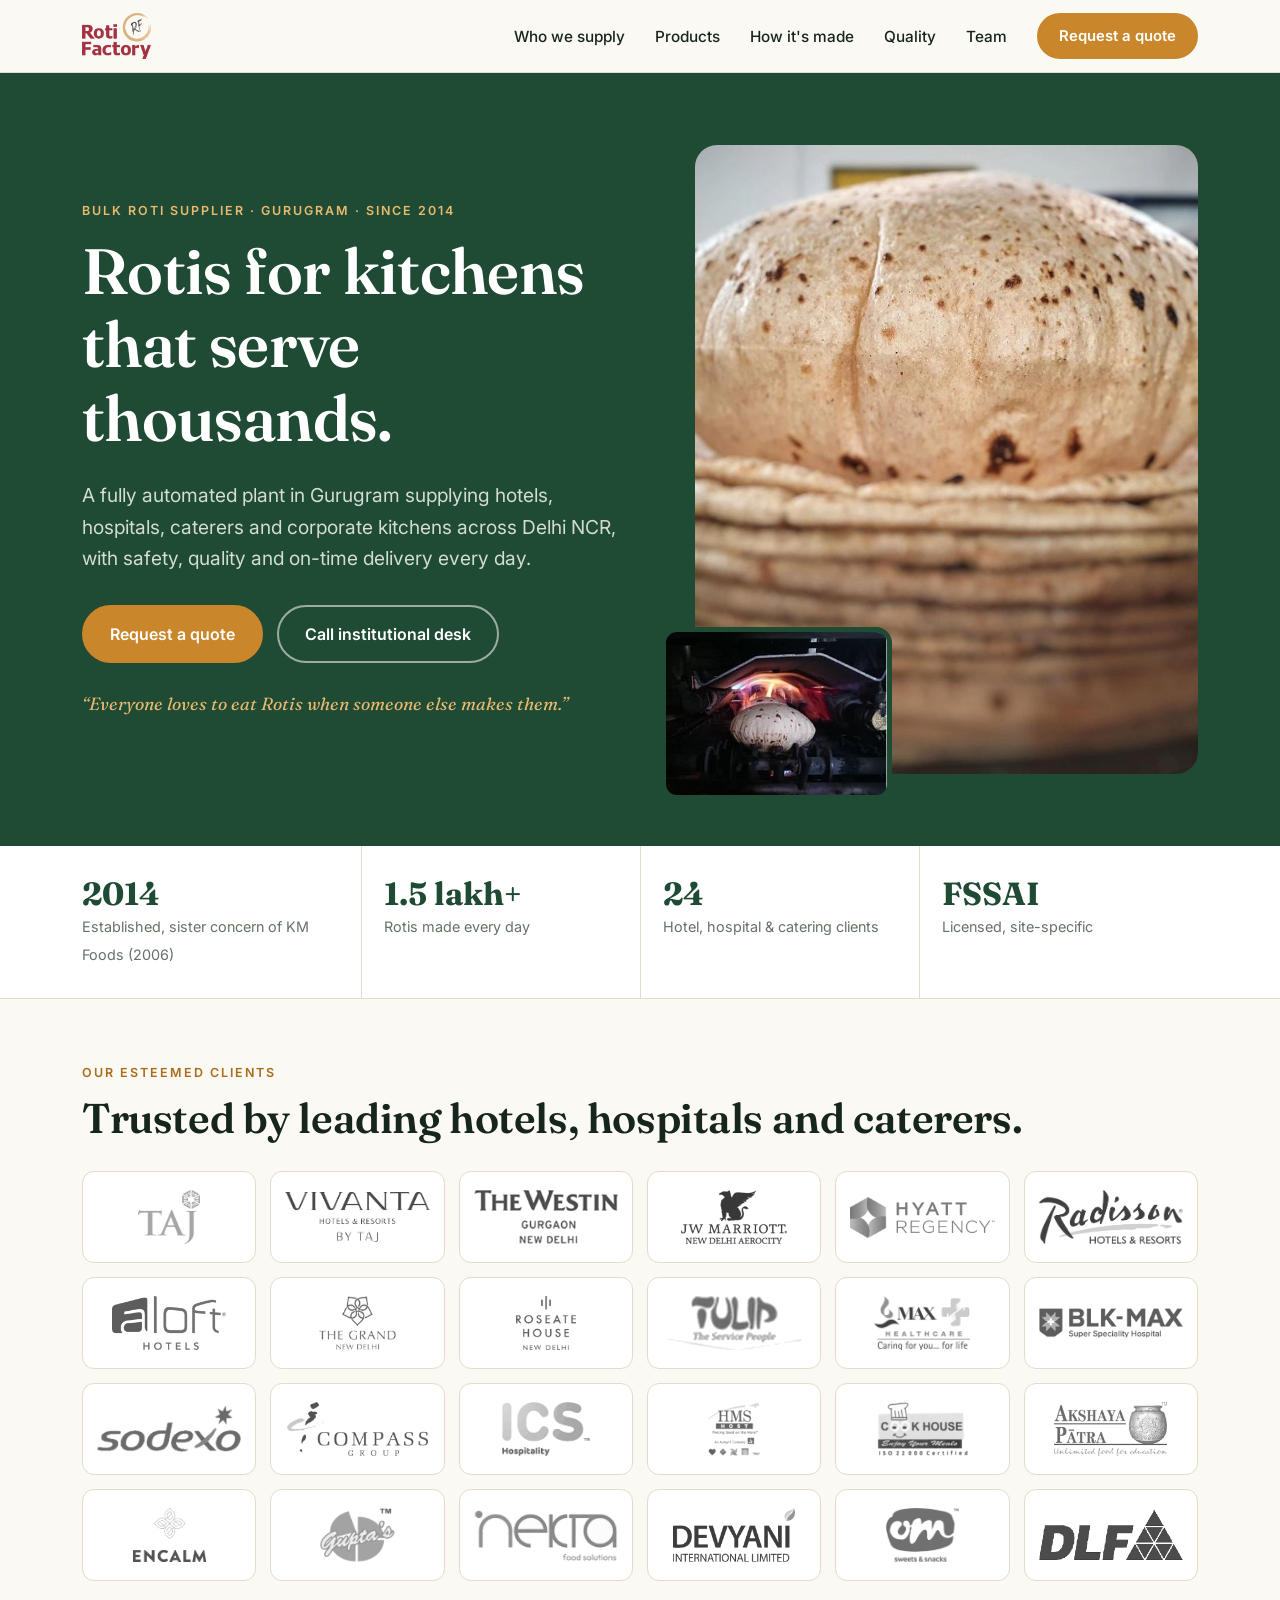
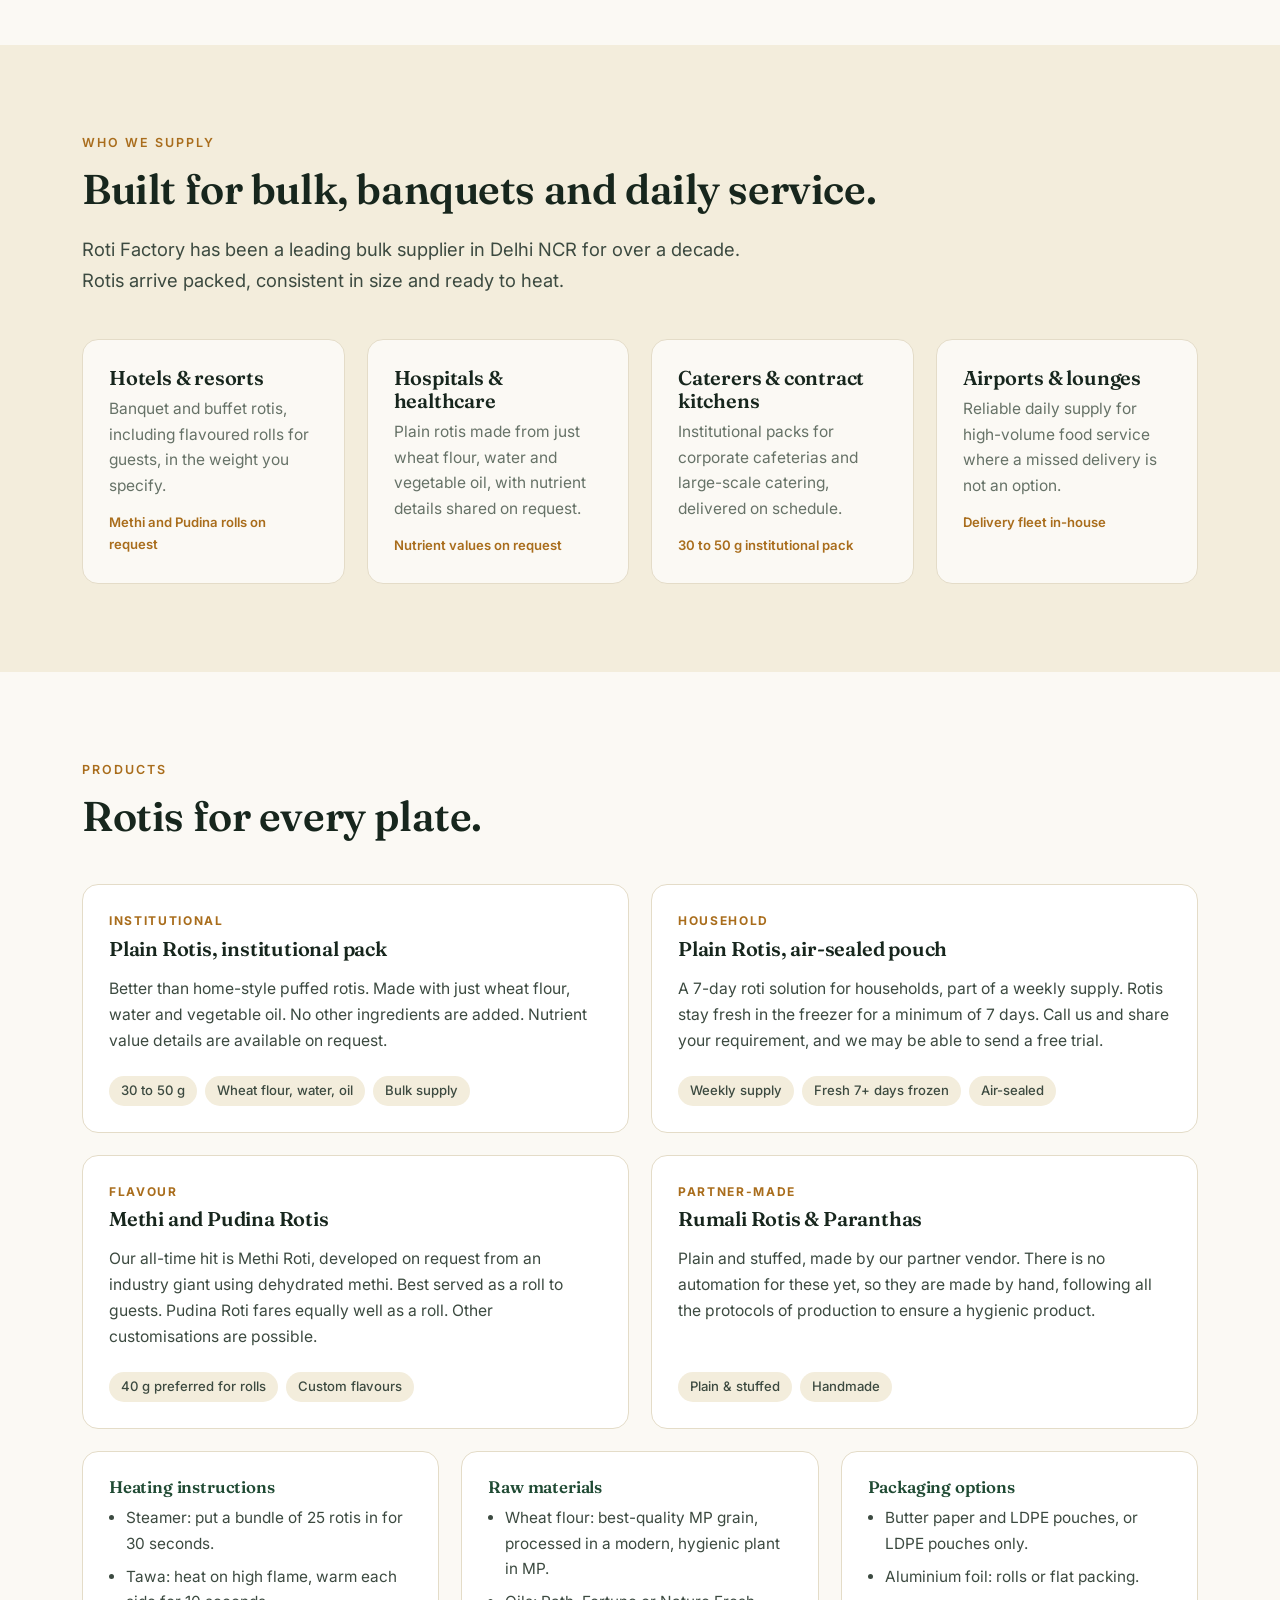
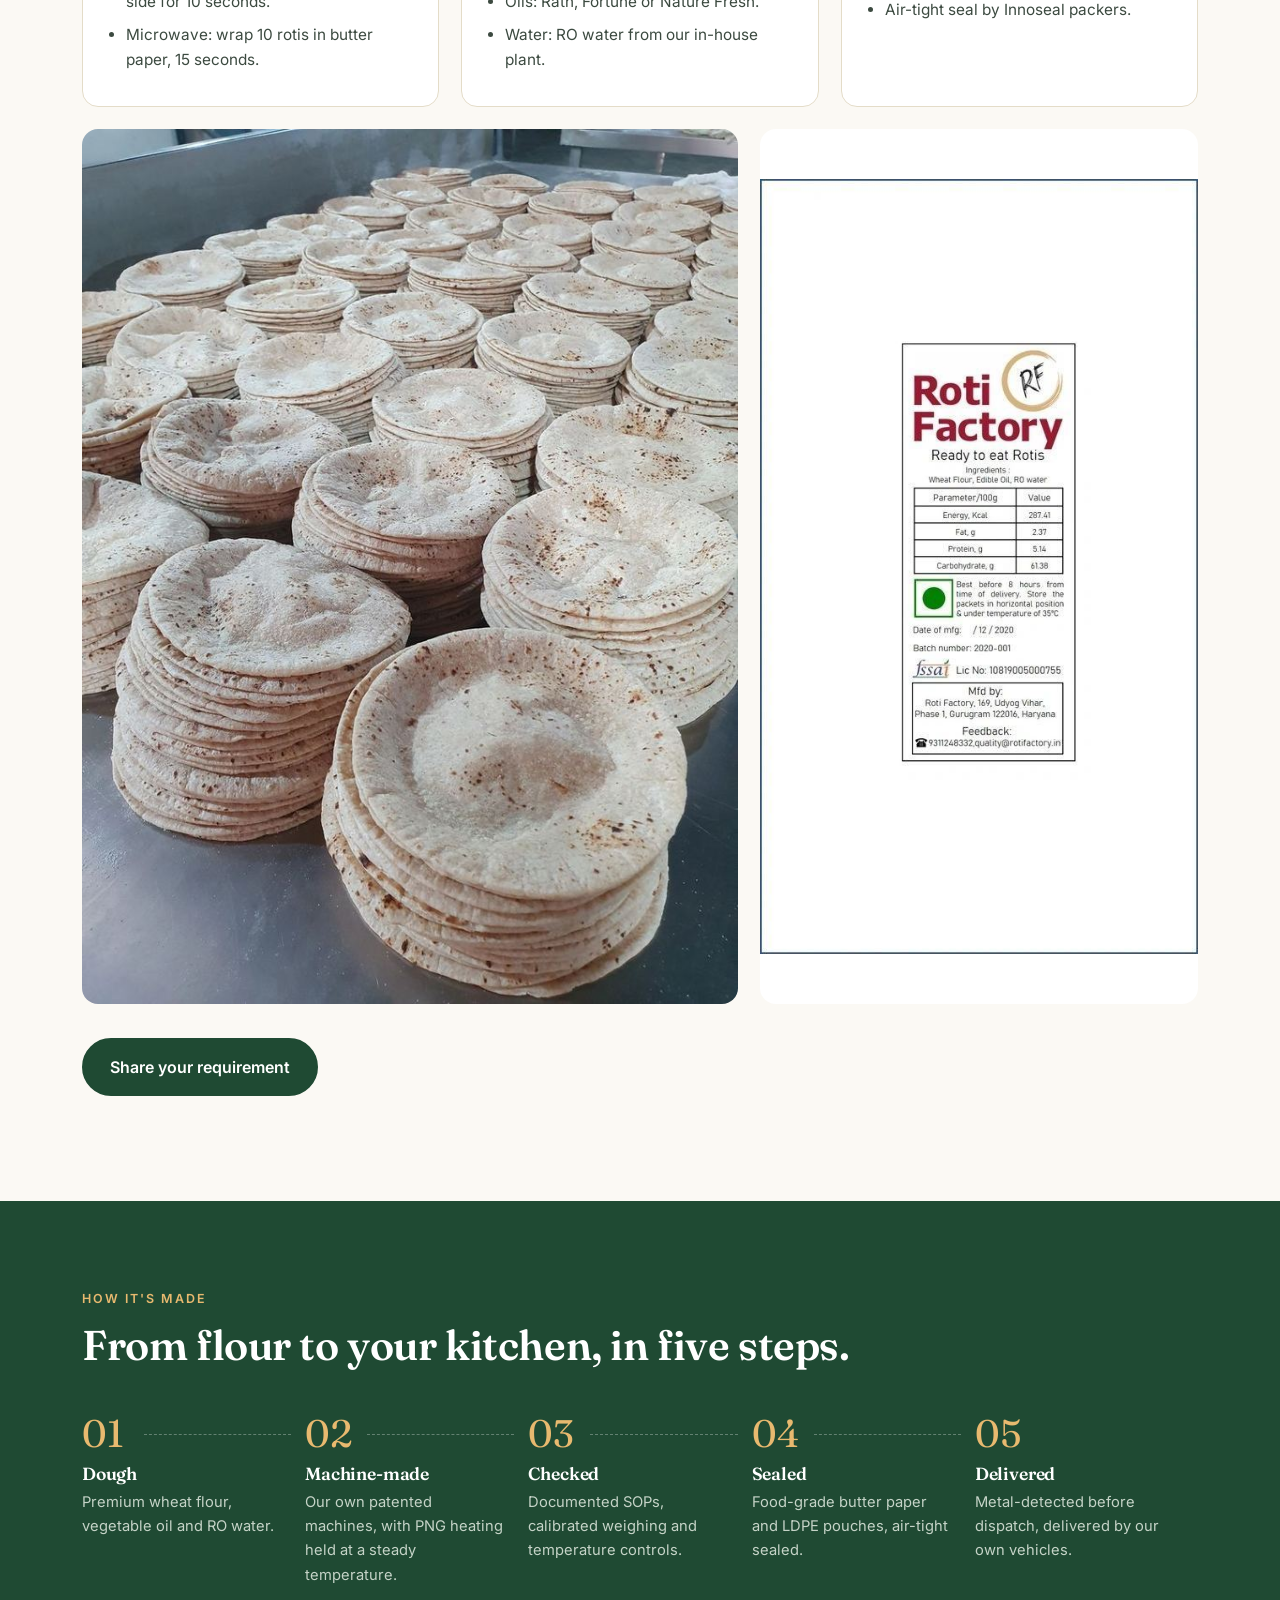
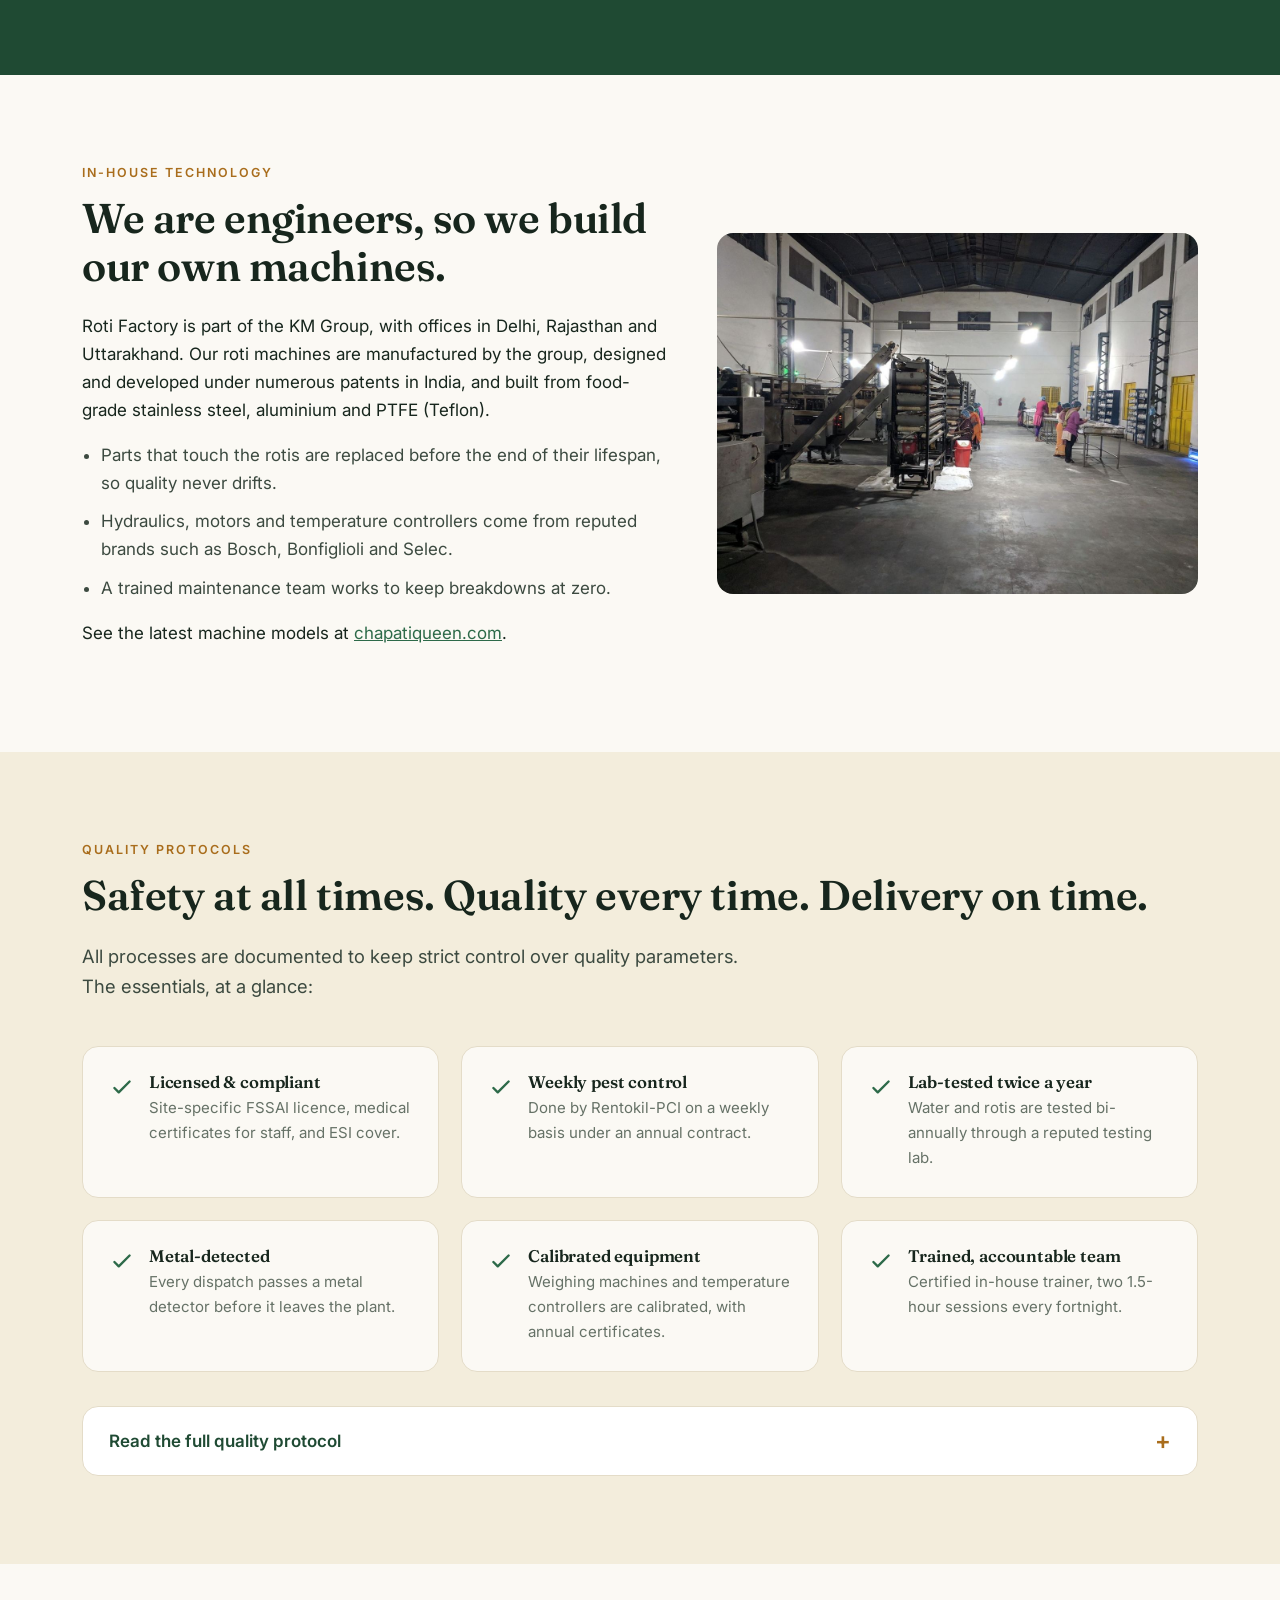
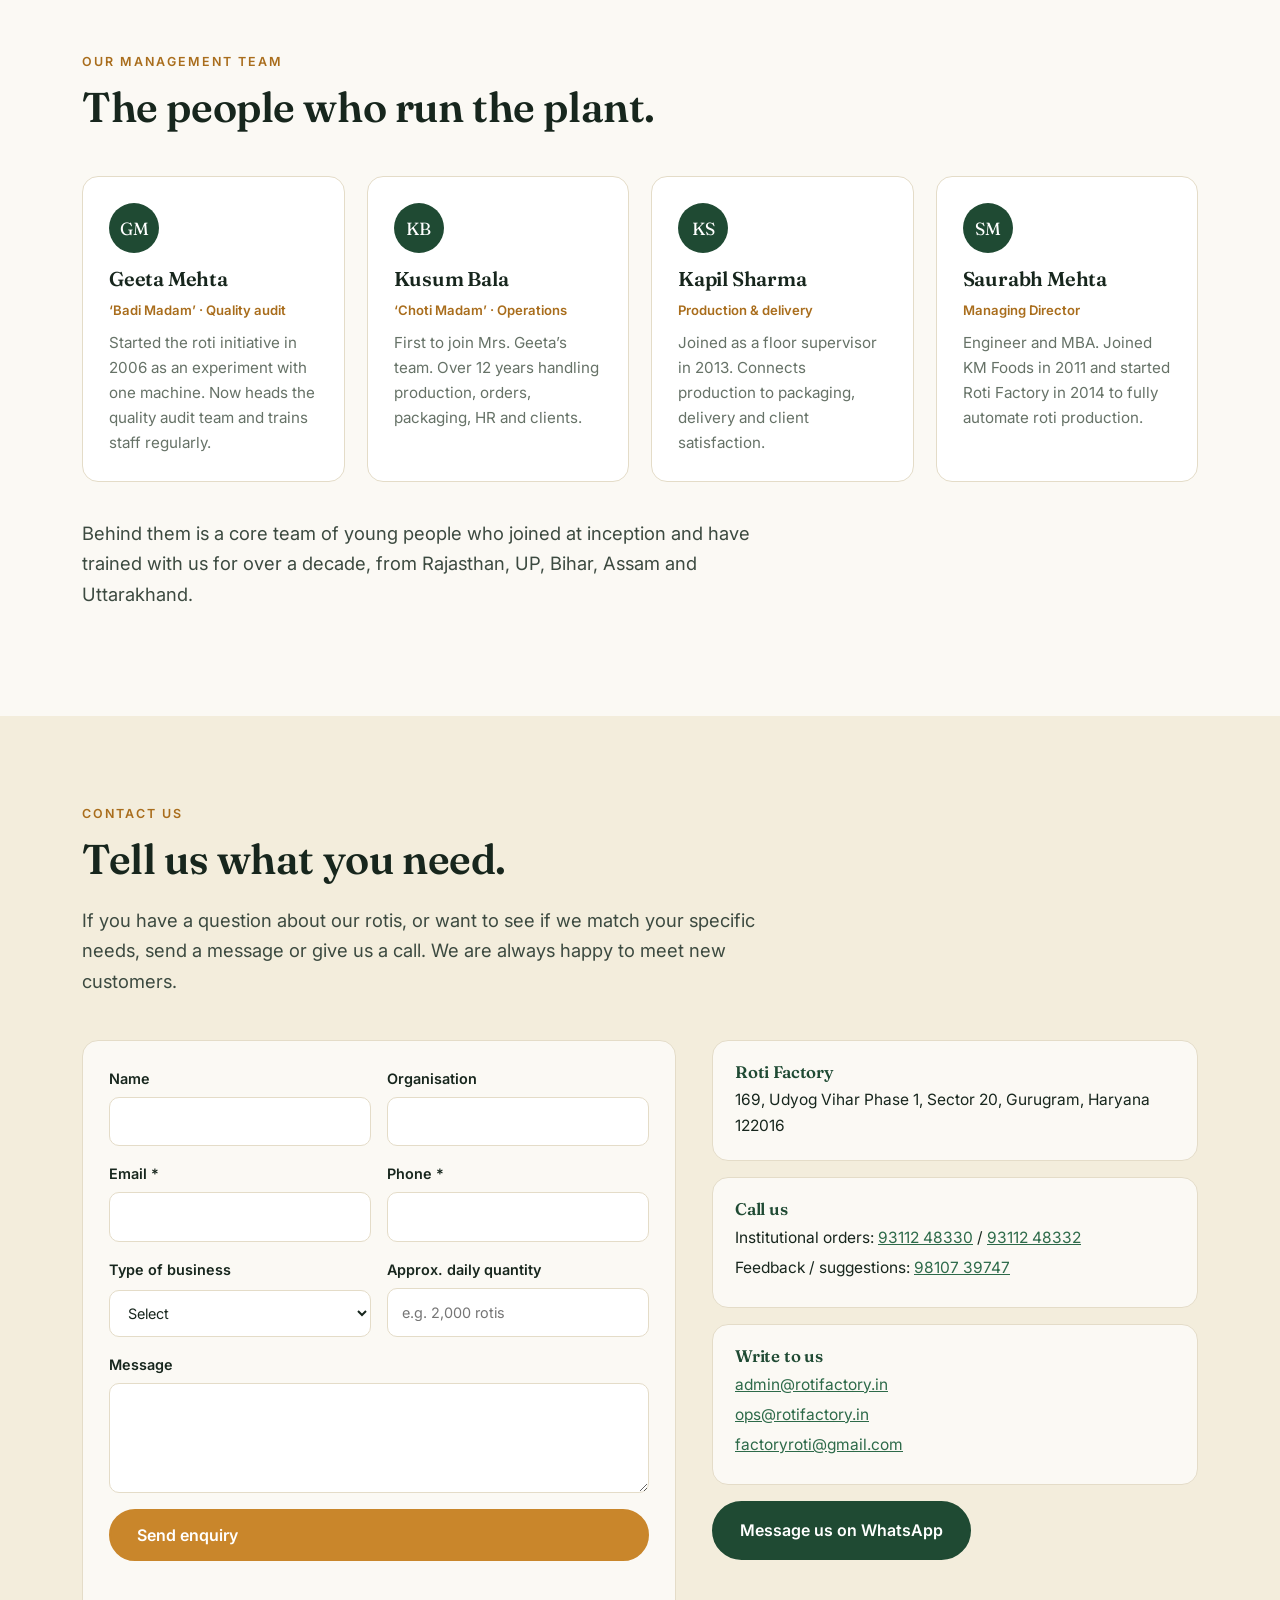
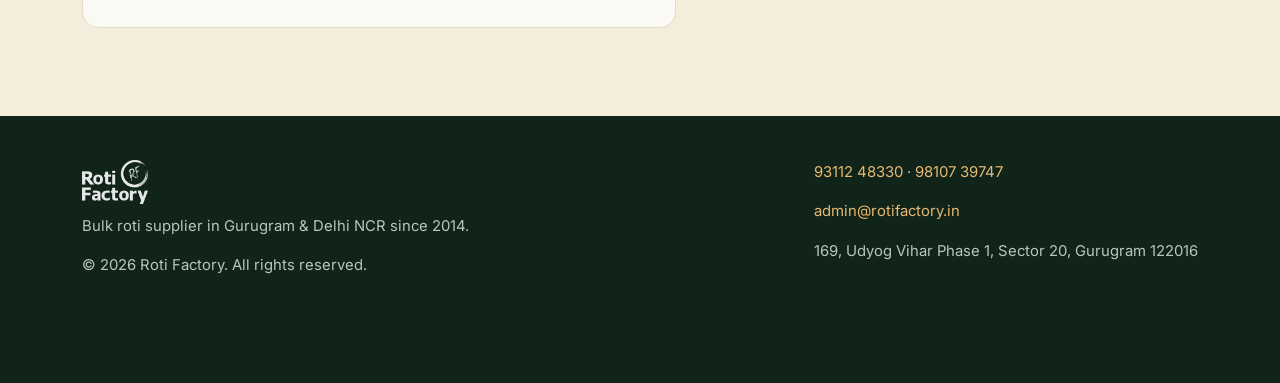
<file: index.html>
<!doctype html>
<html lang="en-IN">
<head>
<meta charset="utf-8">
<meta name="viewport" content="width=device-width, initial-scale=1">
<title>Roti Factory | Bulk Roti Supplier in Gurugram &amp; Delhi NCR</title>
<meta name="description" content="Fully automated roti plant in Gurugram supplying hotels, hospitals, caterers and corporate kitchens across Delhi NCR since 2014.">
<meta name="theme-color" content="#1f4a33">
<meta name="google-site-verification" content="p2x0LcrmNkjq-Ou--6rIGGnB3i4dapjcu4SXZLHtZ24">
<meta property="og:type" content="website">
<meta property="og:site_name" content="Roti Factory">
<meta property="og:title" content="Roti Factory | Bulk Roti Supplier in Gurugram &amp; Delhi NCR">
<meta property="og:description" content="Fully automated roti plant in Gurugram supplying hotels, hospitals, caterers and corporate kitchens across Delhi NCR since 2014.">
<meta property="og:url" content="https://www.rotifactory.in/">
<meta property="og:image" content="https://www.rotifactory.in/img/hero.jpg">
<meta property="og:locale" content="en_IN">
<link rel="icon" href="favicon.ico">
<link rel="preconnect" href="https://fonts.googleapis.com">
<link rel="preconnect" href="https://fonts.gstatic.com" crossorigin>
<link href="https://fonts.googleapis.com/css2?family=Fraunces:ital,wght@0,600;0,700;1,500&family=Inter:wght@400;500;600&display=swap" rel="stylesheet">
<link rel="stylesheet" href="style.css">
</head>
<body>

<header class="nav" id="top">
  <div class="wrap">
    <a class="brand" href="#top" aria-label="Roti Factory home"><img src="img/logo.png" alt="Roti Factory" width="69" height="46"></a>
    <button class="menu-btn" aria-label="Menu" aria-expanded="false">Menu</button>
    <nav id="nav">
      <ul>
        <li><a class="l" href="#supply">Who we supply</a></li>
        <li><a class="l" href="#products">Products</a></li>
        <li><a class="l" href="#process">How it's made</a></li>
        <li><a class="l" href="#quality">Quality</a></li>
        <li><a class="l" href="#team">Team</a></li>
        <li><a class="btn sm" href="#contact">Request a quote</a></li>
      </ul>
    </nav>
  </div>
</header>

<main>

<!-- HERO -->
<section class="hero">
  <div class="wrap">
    <div>
      <div class="eyebrow" style="color:#e8b96f">Bulk roti supplier &middot; Gurugram &middot; Since 2014</div>
      <h1>Rotis for kitchens that serve thousands.</h1>
      <p class="sub">A fully automated plant in Gurugram supplying hotels, hospitals, caterers and corporate kitchens across Delhi NCR, with safety, quality and on-time delivery every day.</p>
      <div class="cta">
        <a class="btn" href="#contact">Request a quote</a>
        <a class="btn line" href="tel:+919311248330">Call institutional desk</a>
      </div>
      <p class="quote">&ldquo;Everyone loves to eat Rotis when someone else makes them.&rdquo;</p>
    </div>
    <div class="shots">
      <div class="main"><img src="img/hero.jpg" alt="A stack of freshly made rotis" width="1400" height="1074" fetchpriority="high"></div>
      <div class="float"><img src="img/about-auto-roti.jpg" alt="A roti puffing over the open flame on the machine" width="334" height="252"></div>
    </div>
  </div>
</section>

<!-- PROOF BAR -->
<div class="proof">
  <div class="wrap">
    <div class="it"><b>2014</b><span>Established, sister concern of KM Foods (2006)</span></div>
    <!-- CONFIRM BEFORE PUBLISHING: daily capacity figure -->
    <div class="it"><b>1.5 lakh+</b><span>Rotis made every day</span></div>
    <div class="it"><b>24</b><span>Hotel, hospital &amp; catering clients</span></div>
    <div class="it"><b>FSSAI</b><span>Licensed, site-specific</span></div>
  </div>
</div>

<!-- CLIENTS -->
<section style="padding:64px 0">
  <div class="wrap">
    <div class="head" style="margin-bottom:28px">
      <div class="eyebrow">Our esteemed clients</div>
      <h2 style="margin:0">Trusted by leading hotels, hospitals and caterers.</h2>
    </div>
    <div class="logos">
      <div class="lg"><img src="img/clients/taj.png" alt="Taj" loading="lazy"></div>
      <div class="lg"><img src="img/clients/vivanta.png" alt="Vivanta by Taj" loading="lazy"></div>
      <div class="lg"><img src="img/clients/westin.png" alt="The Westin Gurgaon" loading="lazy"></div>
      <div class="lg"><img src="img/clients/jw-marriott.png" alt="JW Marriott New Delhi Aerocity" loading="lazy"></div>
      <div class="lg"><img src="img/clients/hyatt-regency.webp" alt="Hyatt Regency" loading="lazy"></div>
      <div class="lg"><img src="img/clients/radisson-hotel-group.png" alt="Radisson Hotel Group" loading="lazy"></div>
      <div class="lg"><img src="img/clients/aloft.png" alt="Aloft Hotels" loading="lazy"></div>
      <div class="lg"><img src="img/clients/the-grand.png" alt="The Grand New Delhi" loading="lazy"></div>
      <div class="lg"><img src="img/clients/roseate-hotels-resorts.png" alt="Roseate Hotels &amp; Resorts" loading="lazy"></div>
      <div class="lg"><img src="img/clients/tulip.png" alt="Tulip, The Service People" loading="lazy"></div>
      <div class="lg"><img src="img/clients/max-healthcare.png" alt="Max Healthcare" loading="lazy"></div>
      <div class="lg"><img src="img/clients/blk-max.png" alt="BLK-Max Super Speciality Hospital" loading="lazy"></div>
      <div class="lg"><img src="img/clients/sodexo.png" alt="Sodexo" loading="lazy"></div>
      <div class="lg"><img src="img/clients/compass-group.png" alt="Compass Group" loading="lazy"></div>
      <div class="lg"><img src="img/clients/ics-hospitality.png" alt="ICS Hospitality" loading="lazy"></div>
      <div class="lg"><img src="img/clients/hmshost.png" alt="HMSHost" loading="lazy"></div>
      <div class="lg"><img src="img/clients/cook-house.png" alt="Cook House" loading="lazy"></div>
      <div class="lg"><img src="img/clients/akshaya-patra.png" alt="Akshaya Patra" loading="lazy"></div>
      <div class="lg"><img src="img/clients/encalm-hospitality.png" alt="Encalm Hospitality" loading="lazy"></div>
      <div class="lg"><img src="img/clients/gupta-hospitality-services.png" alt="Gupta's Hospitality Services" loading="lazy"></div>
      <div class="lg"><img src="img/clients/nekta-food-solutions.png" alt="Nekta Food Solutions" loading="lazy"></div>
      <div class="lg"><img src="img/clients/devyani.png" alt="Devyani International" loading="lazy"></div>
      <div class="lg"><img src="img/clients/om-sweets.png" alt="Om Sweets &amp; Snacks" loading="lazy"></div>
      <div class="lg"><img src="img/clients/delhi-land-finance.png" alt="DLF" loading="lazy"></div>
    </div>
  </div>
</section>

<!-- WHO WE SUPPLY -->
<section class="alt" id="supply">
  <div class="wrap">
    <div class="head">
      <div class="eyebrow">Who we supply</div>
      <h2>Built for bulk, banquets and daily service.</h2>
      <p class="lede">Roti Factory has been a leading bulk supplier in Delhi NCR for over a decade. Rotis arrive packed, consistent in size and ready to heat.</p>
    </div>
    <div class="grid g4">
      <article class="card seg"><h3>Hotels &amp; resorts</h3><p>Banquet and buffet rotis, including flavoured rolls for guests, in the weight you specify.</p><span class="tag">Methi and Pudina rolls on request</span></article>
      <article class="card seg"><h3>Hospitals &amp; healthcare</h3><p>Plain rotis made from just wheat flour, water and vegetable oil, with nutrient details shared on request.</p><span class="tag">Nutrient values on request</span></article>
      <article class="card seg"><h3>Caterers &amp; contract kitchens</h3><p>Institutional packs for corporate cafeterias and large-scale catering, delivered on schedule.</p><span class="tag">30 to 50 g institutional pack</span></article>
      <article class="card seg"><h3>Airports &amp; lounges</h3><p>Reliable daily supply for high-volume food service where a missed delivery is not an option.</p><span class="tag">Delivery fleet in-house</span></article>
    </div>
  </div>
</section>

<!-- PRODUCTS -->
<section id="products">
  <div class="wrap">
    <div class="head">
      <div class="eyebrow">Products</div>
      <h2>Rotis for every plate.</h2>
    </div>
    <div class="grid g2">
      <article class="card prod">
        <span class="for">Institutional</span>
        <h3>Plain Rotis, institutional pack</h3>
        <p>Better than home-style puffed rotis. Made with just wheat flour, water and vegetable oil. No other ingredients are added. Nutrient value details are available on request.</p>
        <div class="chips"><span>30 to 50 g</span><span>Wheat flour, water, oil</span><span>Bulk supply</span></div>
      </article>
      <article class="card prod">
        <span class="for">Household</span>
        <h3>Plain Rotis, air-sealed pouch</h3>
        <p>A 7-day roti solution for households, part of a weekly supply. Rotis stay fresh in the freezer for a minimum of 7 days. Call us and share your requirement, and we may be able to send a free trial.</p>
        <div class="chips"><span>Weekly supply</span><span>Fresh 7+ days frozen</span><span>Air-sealed</span></div>
      </article>
      <article class="card prod">
        <span class="for">Flavour</span>
        <h3>Methi and Pudina Rotis</h3>
        <p>Our all-time hit is Methi Roti, developed on request from an industry giant using dehydrated methi. Best served as a roll to guests. Pudina Roti fares equally well as a roll. Other customisations are possible.</p>
        <div class="chips"><span>40 g preferred for rolls</span><span>Custom flavours</span></div>
      </article>
      <article class="card prod">
        <span class="for">Partner-made</span>
        <h3>Rumali Rotis &amp; Paranthas</h3>
        <p>Plain and stuffed, made by our partner vendor. There is no automation for these yet, so they are made by hand, following all the protocols of production to ensure a hygienic product.</p>
        <div class="chips"><span>Plain &amp; stuffed</span><span>Handmade</span></div>
      </article>
    </div>

    <div class="grid g3" style="margin-top:22px">
      <div class="card info"><h3>Heating instructions</h3><ul>
        <li>Steamer: put a bundle of 25 rotis in for 30 seconds.</li>
        <li>Tawa: heat on high flame, warm each side for 10 seconds.</li>
        <li>Microwave: wrap 10 rotis in butter paper, 15 seconds.</li></ul></div>
      <div class="card info"><h3>Raw materials</h3><ul>
        <li>Wheat flour: best-quality MP grain, processed in a modern, hygienic plant in MP.</li>
        <li>Oils: Rath, Fortune or Nature Fresh.</li>
        <li>Water: RO water from our in-house plant.</li></ul></div>
      <div class="card info"><h3>Packaging options</h3><ul>
        <li>Butter paper and LDPE pouches, or LDPE pouches only.</li>
        <li>Aluminium foil: rolls or flat packing.</li>
        <li>Air-tight seal by Innoseal packers.</li></ul></div>
    </div>

    <div class="photo-row">
      <div class="ph"><img src="img/what-we-do.jpg" alt="Trays of freshly made rotis stacked and ready for packing" loading="lazy"></div>
      <div class="ph"><img src="img/how-we-do.jpg" alt="Roti Factory pack label showing ingredients and batch details" loading="lazy" style="object-fit:contain;background:#fff"></div>
    </div>
    <p style="margin-top:34px"><a class="btn dk" href="#contact">Share your requirement</a></p>
  </div>
</section>

<!-- PROCESS -->
<section class="dark" id="process">
  <div class="wrap">
    <div class="head">
      <div class="eyebrow">How it's made</div>
      <h2>From flour to your kitchen, in five steps.</h2>
    </div>
    <div class="steps">
      <div class="step"><h3>Dough</h3><p>Premium wheat flour, vegetable oil and RO water.</p></div>
      <div class="step"><h3>Machine-made</h3><p>Our own patented machines, with PNG heating held at a steady temperature.</p></div>
      <div class="step"><h3>Checked</h3><p>Documented SOPs, calibrated weighing and temperature controls.</p></div>
      <div class="step"><h3>Sealed</h3><p>Food-grade butter paper and LDPE pouches, air-tight sealed.</p></div>
      <div class="step"><h3>Delivered</h3><p>Metal-detected before dispatch, delivered by our own vehicles.</p></div>
    </div>
  </div>
</section>

<!-- TECHNOLOGY -->
<section id="technology">
  <div class="wrap tech">
    <div>
      <div class="eyebrow">In-house technology</div>
      <h2>We are engineers, so we build our own machines.</h2>
      <p>Roti Factory is part of the KM Group, with offices in Delhi, Rajasthan and Uttarakhand. Our roti machines are manufactured by the group, designed and developed under numerous patents in India, and built from food-grade stainless steel, aluminium and PTFE (Teflon).</p>
      <ul>
        <li>Parts that touch the rotis are replaced before the end of their lifespan, so quality never drifts.</li>
        <li>Hydraulics, motors and temperature controllers come from reputed brands such as Bosch, Bonfiglioli and Selec.</li>
        <li>A trained maintenance team works to keep breakdowns at zero.</li>
      </ul>
      <p>See the latest machine models at <a href="http://www.chapatiqueen.com" rel="noopener">chapatiqueen.com</a>.</p>
    </div>
    <div class="ph"><img src="img/plant.jpg" alt="Roti Factory production floor with the roti line and conveyor" loading="lazy"></div>
  </div>
</section>

<!-- QUALITY -->
<section class="alt" id="quality">
  <div class="wrap">
    <div class="head">
      <div class="eyebrow">Quality protocols</div>
      <h2>Safety at all times. Quality every time. Delivery on time.</h2>
      <p class="lede">All processes are documented to keep strict control over quality parameters. The essentials, at a glance:</p>
    </div>
    <div class="grid g3">
      <div class="card tile"><svg viewBox="0 0 24 24"><path d="M5 12l4 4 10-10"/></svg><div><h3>Licensed &amp; compliant</h3><p>Site-specific FSSAI licence, medical certificates for staff, and ESI cover.</p></div></div>
      <div class="card tile"><svg viewBox="0 0 24 24"><path d="M5 12l4 4 10-10"/></svg><div><h3>Weekly pest control</h3><p>Done by Rentokil-PCI on a weekly basis under an annual contract.</p></div></div>
      <div class="card tile"><svg viewBox="0 0 24 24"><path d="M5 12l4 4 10-10"/></svg><div><h3>Lab-tested twice a year</h3><p>Water and rotis are tested bi-annually through a reputed testing lab.</p></div></div>
      <div class="card tile"><svg viewBox="0 0 24 24"><path d="M5 12l4 4 10-10"/></svg><div><h3>Metal-detected</h3><p>Every dispatch passes a metal detector before it leaves the plant.</p></div></div>
      <div class="card tile"><svg viewBox="0 0 24 24"><path d="M5 12l4 4 10-10"/></svg><div><h3>Calibrated equipment</h3><p>Weighing machines and temperature controllers are calibrated, with annual certificates.</p></div></div>
      <div class="card tile"><svg viewBox="0 0 24 24"><path d="M5 12l4 4 10-10"/></svg><div><h3>Trained, accountable team</h3><p>Certified in-house trainer, two 1.5-hour sessions every fortnight.</p></div></div>
    </div>

    <details class="more">
      <summary>Read the full quality protocol</summary>
      <div class="body">
        <div>
          <h4>Plant &amp; safety</h4>
          <ul>
            <li>Plant runs on PNG through a pipeline from Haryana City Gas, which removes the risk of handling LPG cylinders.</li>
            <li>Machinery has covers, so moving parts are never exposed to staff.</li>
            <li>Plant established to the latest management standards for hygienic, premium-quality rotis.</li>
            <li>Processes follow the standards laid out in ISO and HACCP.</li>
            <li>FSSAI, Shop &amp; Establishment, PF and ESI certifications are available.</li>
            <li>Delivery team of 3 EECO cargo vans and 2 bikers; vehicles and documents are checked by supervisors.</li>
          </ul>
          <h4>Quality assurance</h4>
          <ul>
            <li><strong>Infrastructure:</strong> visitor policy, well lit and ventilated premises.</li>
            <li><strong>Personal hygiene:</strong> high standards and a no-jewellery policy.</li>
            <li><strong>Waste:</strong> swing-operated bins with liners.</li>
            <li><strong>Food contact surfaces:</strong> cleaned with industry-approved chemicals.</li>
            <li><strong>Storage:</strong> clean, pest-free, FIFO and FEFO followed.</li>
            <li><strong>Complaints:</strong> customer complaints mechanism in place.</li>
            <li><strong>First aid:</strong> fully equipped kit on site.</li>
          </ul>
        </div>
        <div>
          <h4>Equipment &amp; raw materials</h4>
          <ul>
            <li>Wheat flour from a reputed brand with a modern plant, obtained per FSSAI norms.</li>
            <li>Two RO systems with a combined capacity of 500 litres an hour, serviced on schedule and tested twice a year for micro-biological parameters.</li>
            <li>Food-grade butter paper and 51-micron LDPE bags; certificates available.</li>
            <li>Flour bags stacked on plastic pallets at least 6 inches off the ground.</li>
            <li>Raw materials procured in line with FSSAI labelling requirements.</li>
          </ul>
          <h4>Staff training topics</h4>
          <ul>
            <li><strong>Accountability</strong> for better control over production.</li>
            <li><strong>Team work</strong> across production, packaging and delivery.</li>
            <li><strong>Quality parameters</strong> and the need for a hygienic product.</li>
            <li><strong>Maintenance</strong> sessions monthly, by KM Group technicians.</li>
          </ul>
        </div>
      </div>
    </details>
  </div>
</section>

<!-- TEAM -->
<section id="team">
  <div class="wrap">
    <div class="head">
      <div class="eyebrow">Our management team</div>
      <h2>The people who run the plant.</h2>
    </div>
    <div class="grid g4">
      <article class="card person"><div class="av">GM</div><h3>Geeta Mehta</h3><span class="role">&lsquo;Badi Madam&rsquo; &middot; Quality audit</span><p>Started the roti initiative in 2006 as an experiment with one machine. Now heads the quality audit team and trains staff regularly.</p></article>
      <article class="card person"><div class="av">KB</div><h3>Kusum Bala</h3><span class="role">&lsquo;Choti Madam&rsquo; &middot; Operations</span><p>First to join Mrs. Geeta&rsquo;s team. Over 12 years handling production, orders, packaging, HR and clients.</p></article>
      <article class="card person"><div class="av">KS</div><h3>Kapil Sharma</h3><span class="role">Production &amp; delivery</span><p>Joined as a floor supervisor in 2013. Connects production to packaging, delivery and client satisfaction.</p></article>
      <article class="card person"><div class="av">SM</div><h3>Saurabh Mehta</h3><span class="role">Managing Director</span><p>Engineer and MBA. Joined KM Foods in 2011 and started Roti Factory in 2014 to fully automate roti production.</p></article>
    </div>
    <p class="lede" style="margin-top:36px">Behind them is a core team of young people who joined at inception and have trained with us for over a decade, from Rajasthan, UP, Bihar, Assam and Uttarakhand.</p>
  </div>
</section>

<!-- CONTACT -->
<section class="alt" id="contact">
  <div class="wrap">
    <div class="head">
      <div class="eyebrow">Contact us</div>
      <h2>Tell us what you need.</h2>
      <p class="lede">If you have a question about our rotis, or want to see if we match your specific needs, send a message or give us a call. We are always happy to meet new customers.</p>
    </div>
    <div class="contact">
      <div class="card">
        <form id="contact-form" novalidate>
          <input type="hidden" name="access_key" value="d5fccc11-8921-42d3-9088-ae8025f32817">
          <input type="hidden" name="subject" value="New enquiry from rotifactory.in">
          <input type="hidden" name="from_name" value="Roti Factory Website">
          <input type="checkbox" name="botcheck" class="hp" tabindex="-1" autocomplete="off" aria-hidden="true">
          <div class="row2">
            <label>Name<input type="text" name="name" autocomplete="name"></label>
            <label>Organisation<input type="text" name="organisation" autocomplete="organization"></label>
          </div>
          <div class="row2">
            <label>Email *<input type="email" name="email" required autocomplete="email"></label>
            <label>Phone *<input type="tel" name="phone" required autocomplete="tel"></label>
          </div>
          <div class="row2">
            <label>Type of business
              <select name="business_type">
                <option value="">Select</option>
                <option>Hotel / resort</option>
                <option>Hospital / healthcare</option>
                <option>Caterer / contract kitchen</option>
                <option>Corporate cafeteria</option>
                <option>Airport / lounge</option>
                <option>Household / other</option>
              </select>
            </label>
            <label>Approx. daily quantity<input type="text" name="daily_quantity" placeholder="e.g. 2,000 rotis"></label>
          </div>
          <label>Message<textarea name="message"></textarea></label>
          <button class="btn" type="submit">Send enquiry</button>
          <div id="form-status" role="status" aria-live="polite"></div>
        </form>
      </div>
      <div class="cinfo">
        <div class="card"><h3>Roti Factory</h3><p>169, Udyog Vihar Phase 1, Sector 20, Gurugram, Haryana 122016</p></div>
        <div class="card"><h3>Call us</h3><ul>
          <li>Institutional orders: <a href="tel:+919311248330">93112 48330</a> / <a href="tel:+919311248332">93112 48332</a></li>
          <li>Feedback / suggestions: <a href="tel:+919810739747">98107 39747</a></li></ul></div>
        <div class="card"><h3>Write to us</h3><ul>
          <li><a href="mailto:admin@rotifactory.in">admin@rotifactory.in</a></li>
          <li><a href="mailto:ops@rotifactory.in">ops@rotifactory.in</a></li>
          <li><a href="mailto:factoryroti@gmail.com">factoryroti@gmail.com</a></li></ul></div>
        <p><a class="btn dk" href="https://wa.me/919310078213" rel="noopener">Message us on WhatsApp</a></p>
      </div>
    </div>
  </div>
</section>

</main>

<footer>
  <div class="wrap">
    <div>
      <img src="img/logo.png" alt="Roti Factory" width="66" height="44">
      <p>Bulk roti supplier in Gurugram &amp; Delhi NCR since 2014.</p>
      <p>&copy; 2026 Roti Factory. All rights reserved.</p>
    </div>
    <div>
      <p><a href="tel:+919311248330">93112 48330</a> &middot; <a href="tel:+919810739747">98107 39747</a></p>
      <p><a href="mailto:admin@rotifactory.in">admin@rotifactory.in</a></p>
      <p>169, Udyog Vihar Phase 1, Sector 20, Gurugram 122016</p>
    </div>
  </div>
</footer>

<nav class="bar" aria-label="Quick actions">
  <a href="tel:+919311248330">Call</a>
  <a href="https://wa.me/919310078213" rel="noopener">WhatsApp</a>
  <a class="q" href="#contact">Get a quote</a>
</nav>

<script src="script.js"></script>
</body>
</html>
</file>
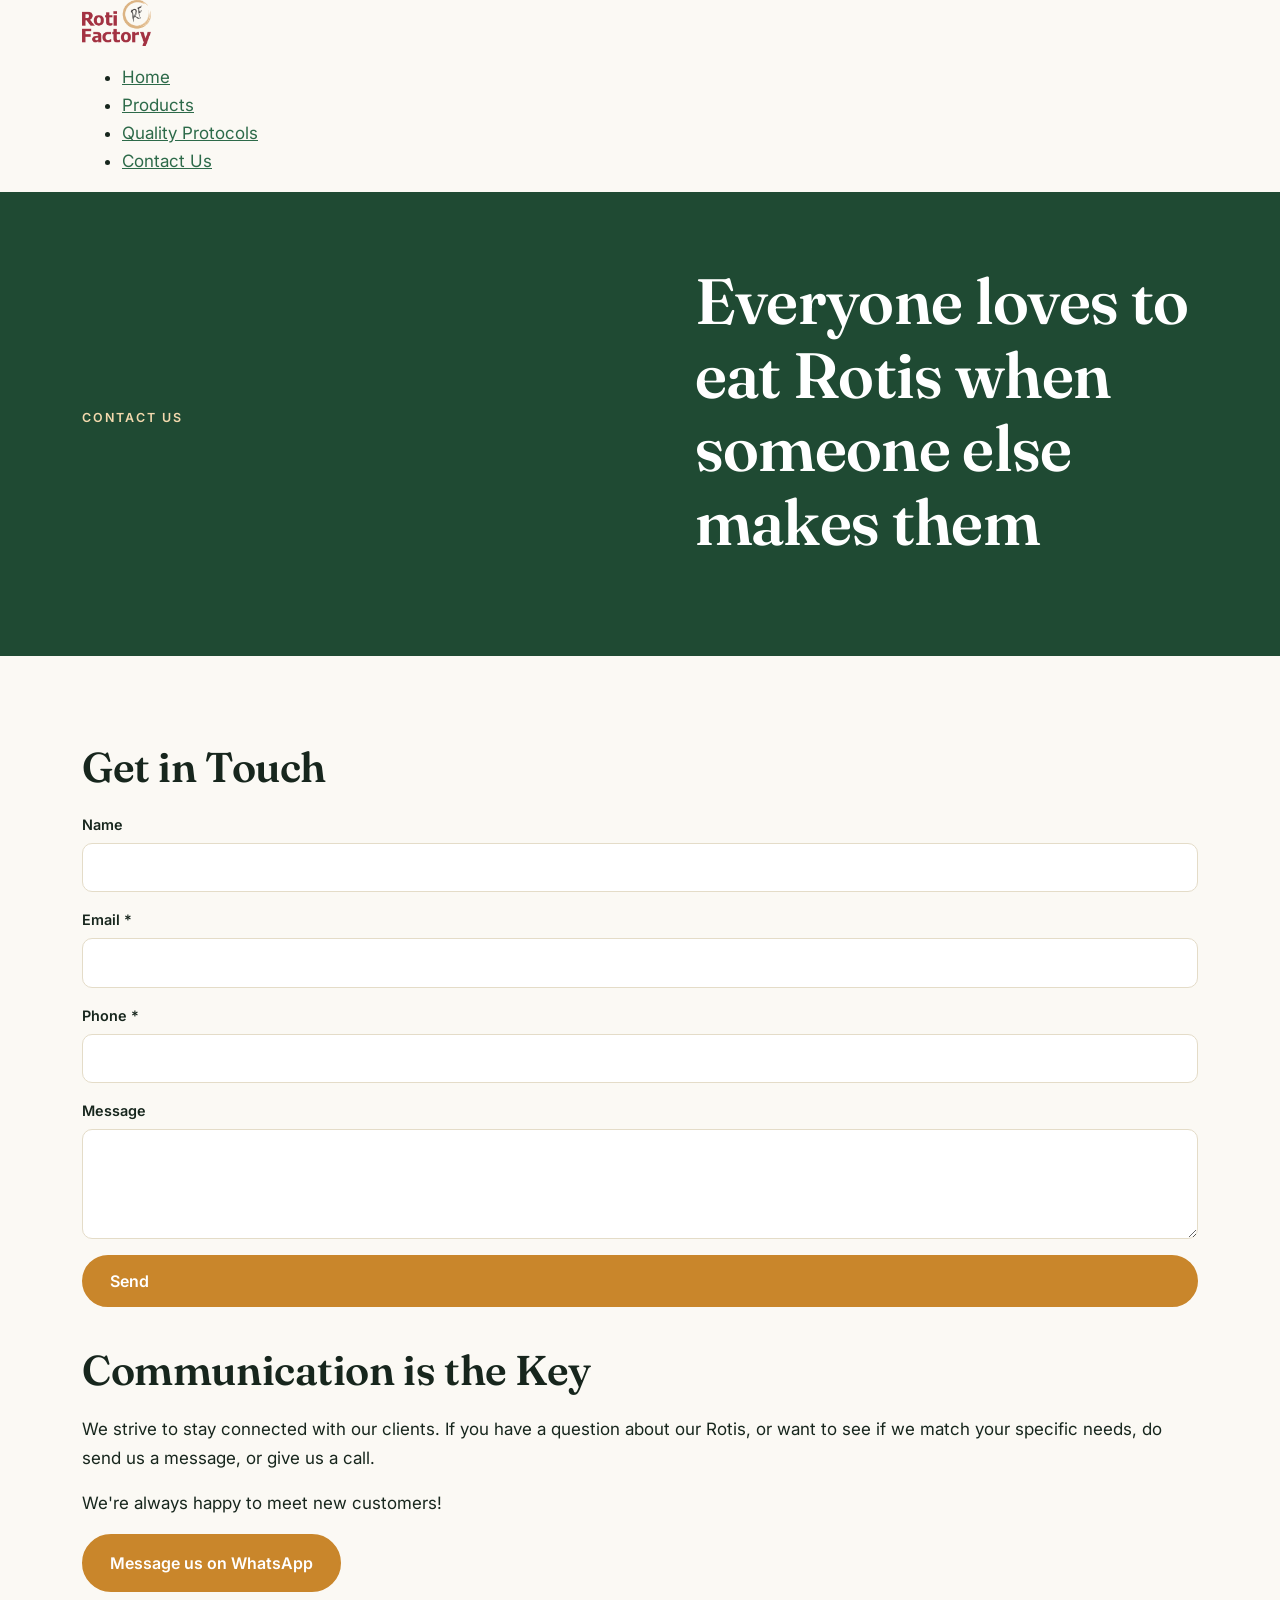
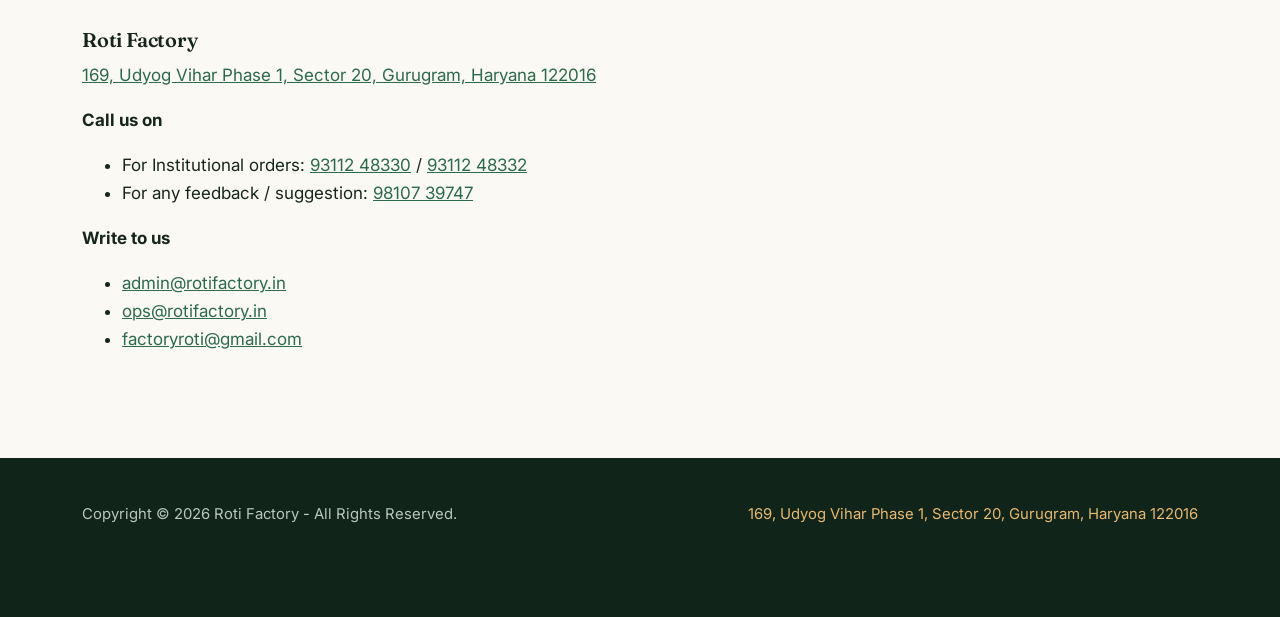
<file: contact-us.html>
<!doctype html>
<html lang="en-IN">
<head>
<meta charset="utf-8">
<meta name="viewport" content="width=device-width, initial-scale=1">
<title>Contact Us - Roti Factory</title>
<meta name="description" content="Contact Roti Factory, 169 Udyog Vihar Phase 1, Sector 20, Gurugram 122016 for bulk roti supply to catering, corporate, hotels and hospitals.">
<meta name="theme-color" content="#f2eedf">
<meta name="google-site-verification" content="p2x0LcrmNkjq-Ou--6rIGGnB3i4dapjcu4SXZLHtZ24">
<meta property="og:type" content="website">
<meta property="og:site_name" content="Roti Factory">
<meta property="og:title" content="Contact Us - Roti Factory">
<meta property="og:url" content="https://www.rotifactory.in/contact-us.html">
<meta property="og:image" content="https://www.rotifactory.in/img/hero.jpg">
<link rel="preconnect" href="https://fonts.googleapis.com">
<link rel="preconnect" href="https://fonts.gstatic.com" crossorigin>
<link href="https://fonts.googleapis.com/css2?family=Fraunces:wght@600;700&family=Inter:wght@400;500;600&display=swap" rel="stylesheet">
<link rel="stylesheet" href="style.css?v=12">
</head>
<body>
<header class="site-header">
  <div class="wrap">
    <a class="brand" href="index.html"><img src="img/logo.png" alt="Roti Factory" width="460" height="307"></a>
    <button class="menu-btn" aria-label="Menu" aria-expanded="false">Menu</button>
    <nav>
      <ul>
        <li><a href="index.html">Home</a></li>
        <li><a href="products.html">Products</a></li>
        <li><a href="quality-protocols.html">Quality Protocols</a></li>
        <li><a href="contact-us.html" aria-current="page">Contact Us</a></li>
      </ul>
    </nav>
  </div>
</header>

<main>
  <div class="hero small">
    <div class="wrap">
      <div class="eyebrow" style="color:#f3d9ae">Contact Us</div>
      <h1>Everyone loves to eat Rotis when someone else makes them</h1>
    </div>
  </div>

  <section>
    <div class="wrap">
      <div class="split">
        <div class="panel">
          <h2>Get in Touch</h2>
          <form id="contact-form" novalidate>
            <!-- Get a free access key at https://web3forms.com (enter your email, key arrives by mail) and paste it below -->
            <input type="hidden" name="access_key" value="d5fccc11-8921-42d3-9088-ae8025f32817">
            <input type="hidden" name="subject" value="New enquiry from rotifactory.in">
            <input type="hidden" name="from_name" value="Roti Factory Website">
            <input type="checkbox" name="botcheck" class="hp" tabindex="-1" autocomplete="off" aria-hidden="true">
            <label>Name
              <input type="text" name="name" autocomplete="name">
            </label>
            <label>Email *
              <input type="email" name="email" required autocomplete="email">
            </label>
            <label>Phone *
              <input type="tel" name="phone" required autocomplete="tel">
            </label>
            <label>Message
              <textarea name="message"></textarea>
            </label>
            <button class="btn" type="submit">Send</button>
            <div id="form-status" role="status" aria-live="polite"></div>
          </form>
        </div>

        <div>
          <h2>Communication is the Key</h2>
          <p>We strive to stay connected with our clients. If you have a question about our Rotis, or want to see if we match your specific needs, do send us a message, or give us a call.</p>
          <p>We're always happy to meet new customers!</p>
          <p><a class="btn" href="https://wa.me/919310078213" rel="noopener">Message us on WhatsApp</a></p>

          <h3 style="margin-top:36px">Roti Factory</h3>
          <p><a href="https://share.google/IOlHJ1TjLToH0IFwC" rel="noopener" title="View on Google Maps">169, Udyog Vihar Phase 1, Sector 20, Gurugram, Haryana 122016</a></p>
          <p><strong>Call us on</strong></p>
          <ul class="contact-list">
            <li>For Institutional orders: <a href="tel:+919311248330">93112 48330</a> / <a href="tel:+919311248332">93112 48332</a></li>
            <li>For any feedback / suggestion: <a href="tel:+919810739747">98107 39747</a></li>
          </ul>
          <p><strong>Write to us</strong></p>
          <ul class="contact-list">
            <li><a href="mailto:admin@rotifactory.in">admin@rotifactory.in</a></li>
            <li><a href="mailto:ops@rotifactory.in">ops@rotifactory.in</a></li>
            <li><a href="mailto:factoryroti@gmail.com">factoryroti@gmail.com</a></li>
          </ul>
        </div>
      </div>
    </div>
  </section>
</main>

<footer class="site-footer">
  <div class="wrap">
    <div>Copyright &copy; 2026 Roti Factory - All Rights Reserved.</div>
    <div><a href="https://share.google/IOlHJ1TjLToH0IFwC" rel="noopener" title="View on Google Maps">169, Udyog Vihar Phase 1, Sector 20, Gurugram, Haryana 122016</a></div>
  </div>
</footer>
<script src="script.js?v=5"></script>
</body>
</html>
</file>
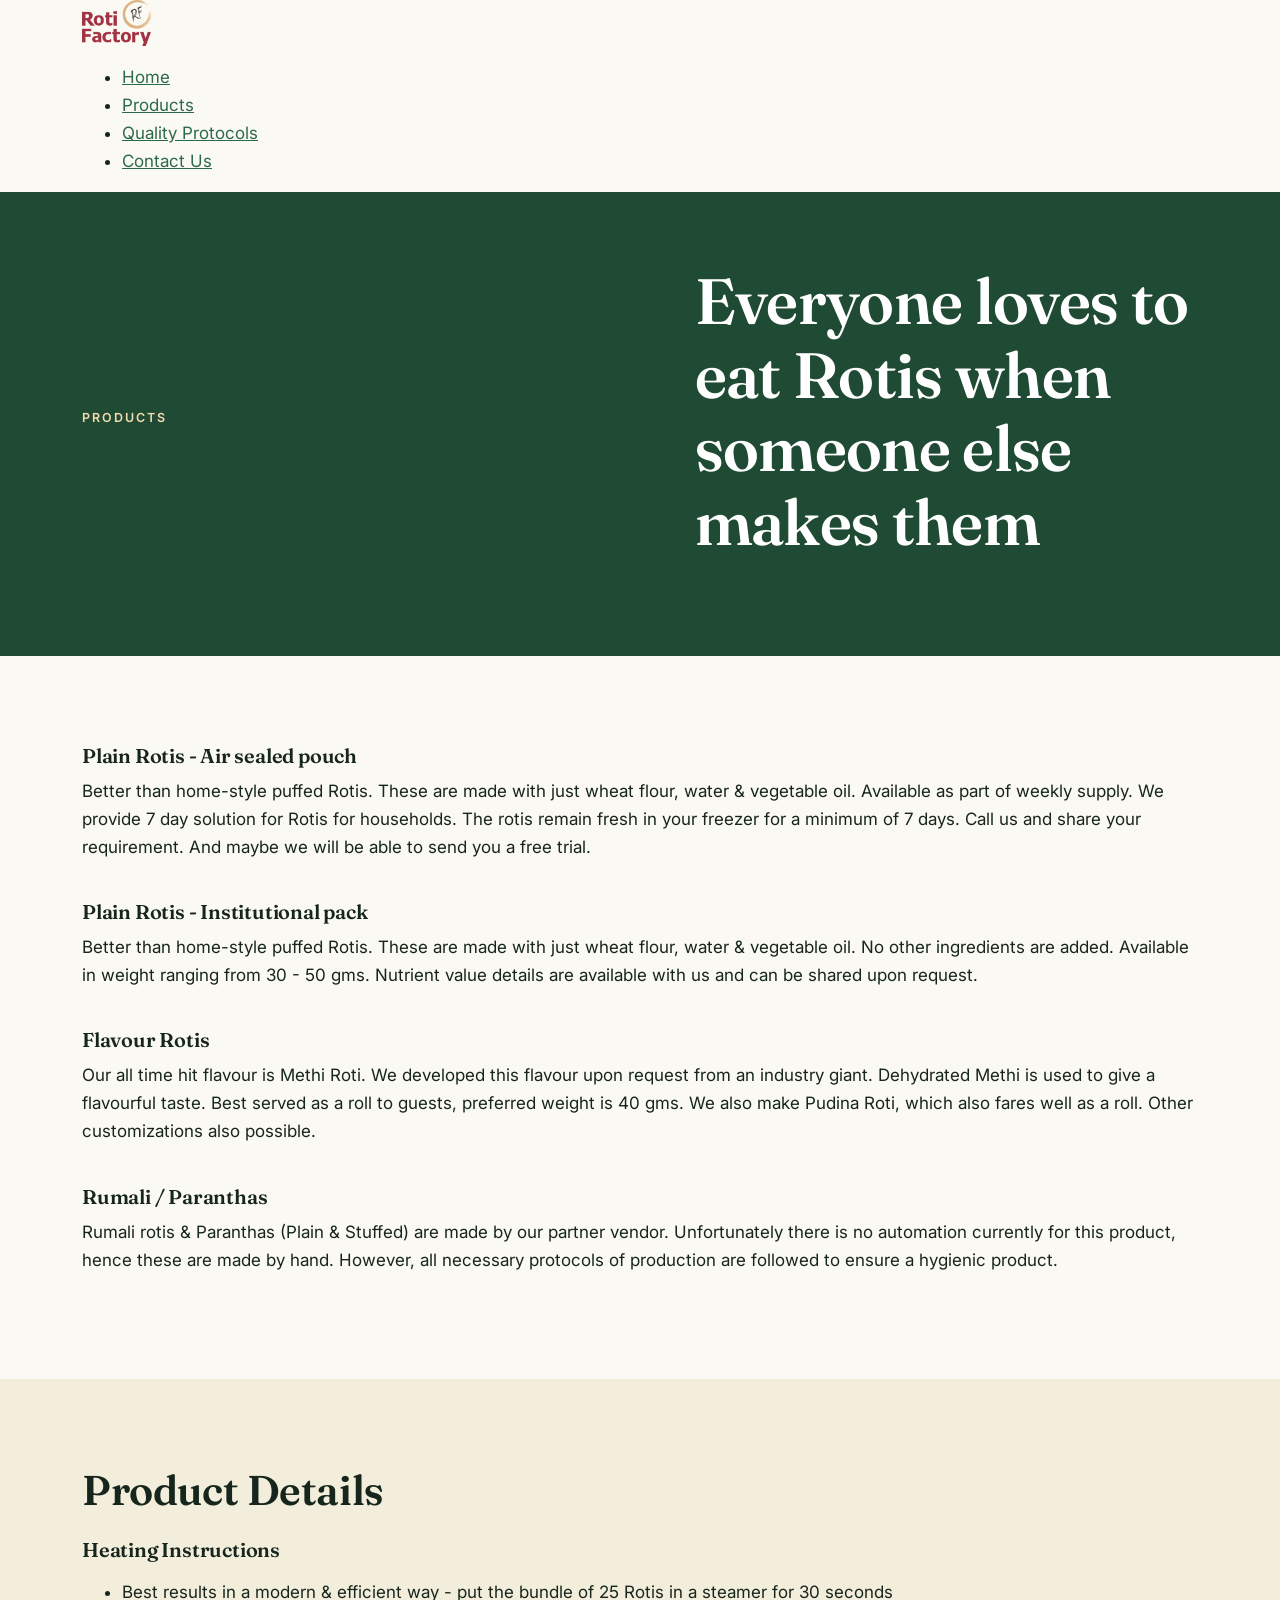
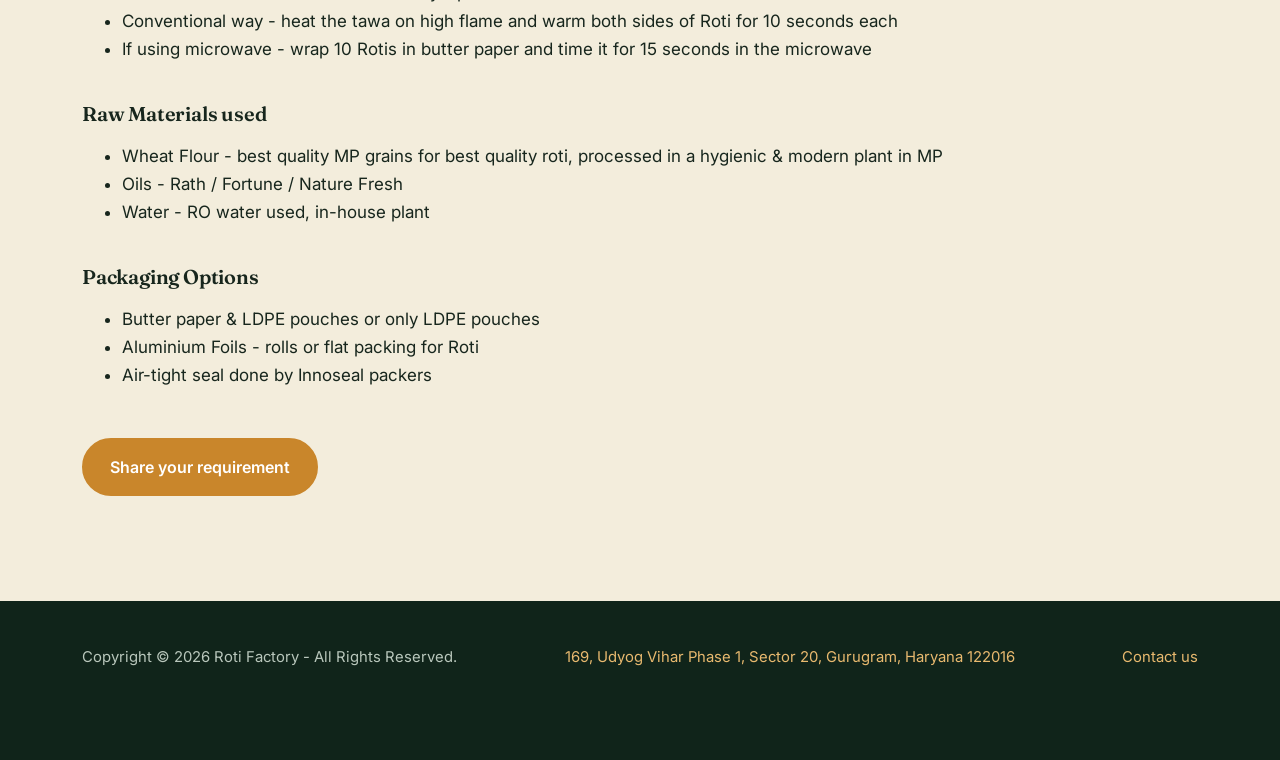
<file: products.html>
<!doctype html>
<html lang="en-IN">
<head>
<meta charset="utf-8">
<meta name="viewport" content="width=device-width, initial-scale=1">
<title>Products - Roti Factory | Roti, Chapati, Phulka, Roti Supplier</title>
<meta name="description" content="Premier roti supplier in Delhi, Gurugram for catering, corporate, hotels, hospitals">
<meta name="theme-color" content="#f2eedf">
<meta name="google-site-verification" content="p2x0LcrmNkjq-Ou--6rIGGnB3i4dapjcu4SXZLHtZ24">
<meta property="og:type" content="website">
<meta property="og:site_name" content="Roti Factory">
<meta property="og:title" content="Products - Roti Factory">
<meta property="og:description" content="Premier roti supplier in Delhi, Gurugram for catering, corporate, hotels, hospitals">
<meta property="og:url" content="https://www.rotifactory.in/products.html">
<meta property="og:image" content="https://www.rotifactory.in/img/hero.jpg">
<link rel="preconnect" href="https://fonts.googleapis.com">
<link rel="preconnect" href="https://fonts.gstatic.com" crossorigin>
<link href="https://fonts.googleapis.com/css2?family=Fraunces:wght@600;700&family=Inter:wght@400;500;600&display=swap" rel="stylesheet">
<link rel="stylesheet" href="style.css?v=12">
</head>
<body>
<header class="site-header">
  <div class="wrap">
    <a class="brand" href="index.html"><img src="img/logo.png" alt="Roti Factory" width="460" height="307"></a>
    <button class="menu-btn" aria-label="Menu" aria-expanded="false">Menu</button>
    <nav>
      <ul>
        <li><a href="index.html">Home</a></li>
        <li><a href="products.html" aria-current="page">Products</a></li>
        <li><a href="quality-protocols.html">Quality Protocols</a></li>
        <li><a href="contact-us.html">Contact Us</a></li>
      </ul>
    </nav>
  </div>
</header>

<main>
  <div class="hero small">
    <div class="wrap">
      <div class="eyebrow" style="color:#f3d9ae">Products</div>
      <h1>Everyone loves to eat Rotis when someone else makes them</h1>
    </div>
  </div>

  <section>
    <div class="wrap">
      <div class="grid two">
        <article class="product">
          <h3>Plain Rotis - Air sealed pouch</h3>
          <p>Better than home-style puffed Rotis. These are made with just wheat flour, water &amp; vegetable oil. Available as part of weekly supply. We provide 7 day solution for Rotis for households. The rotis remain fresh in your freezer for a minimum of 7 days. Call us and share your requirement. And maybe we will be able to send you a free trial.</p>
        </article>
        <article class="product">
          <h3>Plain Rotis - Institutional pack</h3>
          <p>Better than home-style puffed Rotis. These are made with just wheat flour, water &amp; vegetable oil. No other ingredients are added. Available in weight ranging from 30 - 50 gms. Nutrient value details are available with us and can be shared upon request.</p>
        </article>
        <article class="product">
          <h3>Flavour Rotis</h3>
          <p>Our all time hit flavour is Methi Roti. We developed this flavour upon request from an industry giant. Dehydrated Methi is used to give a flavourful taste. Best served as a roll to guests, preferred weight is 40 gms. We also make Pudina Roti, which also fares well as a roll. Other customizations also possible.</p>
        </article>
        <article class="product">
          <h3>Rumali / Paranthas</h3>
          <p>Rumali rotis &amp; Paranthas (Plain &amp; Stuffed) are made by our partner vendor. Unfortunately there is no automation currently for this product, hence these are made by hand. However, all necessary protocols of production are followed to ensure a hygienic product.</p>
        </article>
      </div>
    </div>
  </section>

  <section class="alt">
    <div class="wrap">
      <h2>Product Details</h2>
      <div class="grid three" style="margin-top:24px">
        <div class="panel">
          <h3>Heating Instructions</h3>
          <ul>
            <li>Best results in a modern &amp; efficient way - put the bundle of 25 Rotis in a steamer for 30 seconds</li>
            <li>Conventional way - heat the tawa on high flame and warm both sides of Roti for 10 seconds each</li>
            <li>If using microwave - wrap 10 Rotis in butter paper and time it for 15 seconds in the microwave</li>
          </ul>
        </div>
        <div class="panel">
          <h3>Raw Materials used</h3>
          <ul>
            <li>Wheat Flour - best quality MP grains for best quality roti, processed in a hygienic &amp; modern plant in MP</li>
            <li>Oils - Rath / Fortune / Nature Fresh</li>
            <li>Water - RO water used, in-house plant</li>
          </ul>
        </div>
        <div class="panel">
          <h3>Packaging Options</h3>
          <ul>
            <li>Butter paper &amp; LDPE pouches or only LDPE pouches</li>
            <li>Aluminium Foils - rolls or flat packing for Roti</li>
            <li>Air-tight seal done by Innoseal packers</li>
          </ul>
        </div>
      </div>
      <p style="margin-top:32px"><a class="btn" href="contact-us.html">Share your requirement</a></p>
    </div>
  </section>
</main>

<footer class="site-footer">
  <div class="wrap">
    <div>Copyright &copy; 2026 Roti Factory - All Rights Reserved.</div>
    <div><a href="https://share.google/IOlHJ1TjLToH0IFwC" rel="noopener" title="View on Google Maps">169, Udyog Vihar Phase 1, Sector 20, Gurugram, Haryana 122016</a></div>
    <div><a href="contact-us.html">Contact us</a></div>
  </div>
</footer>
<script src="script.js?v=5"></script>
</body>
</html>
</file>
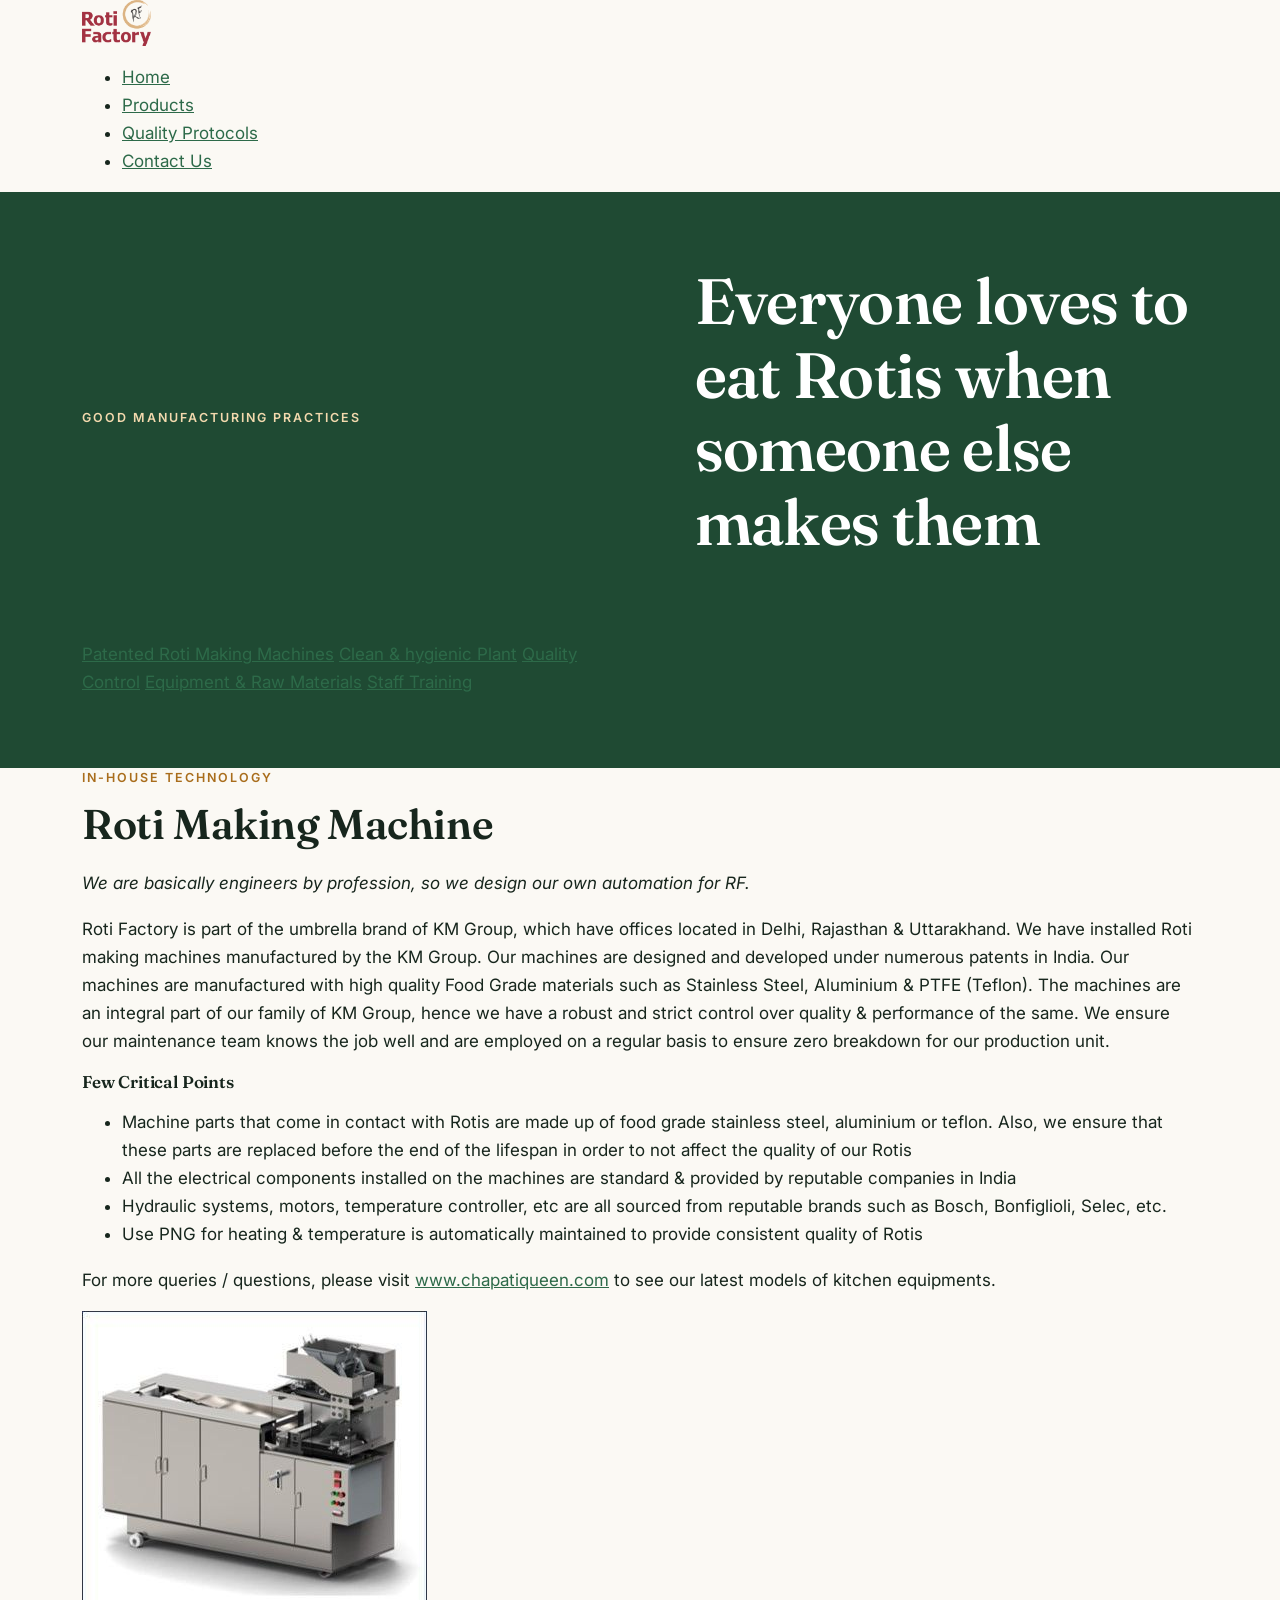
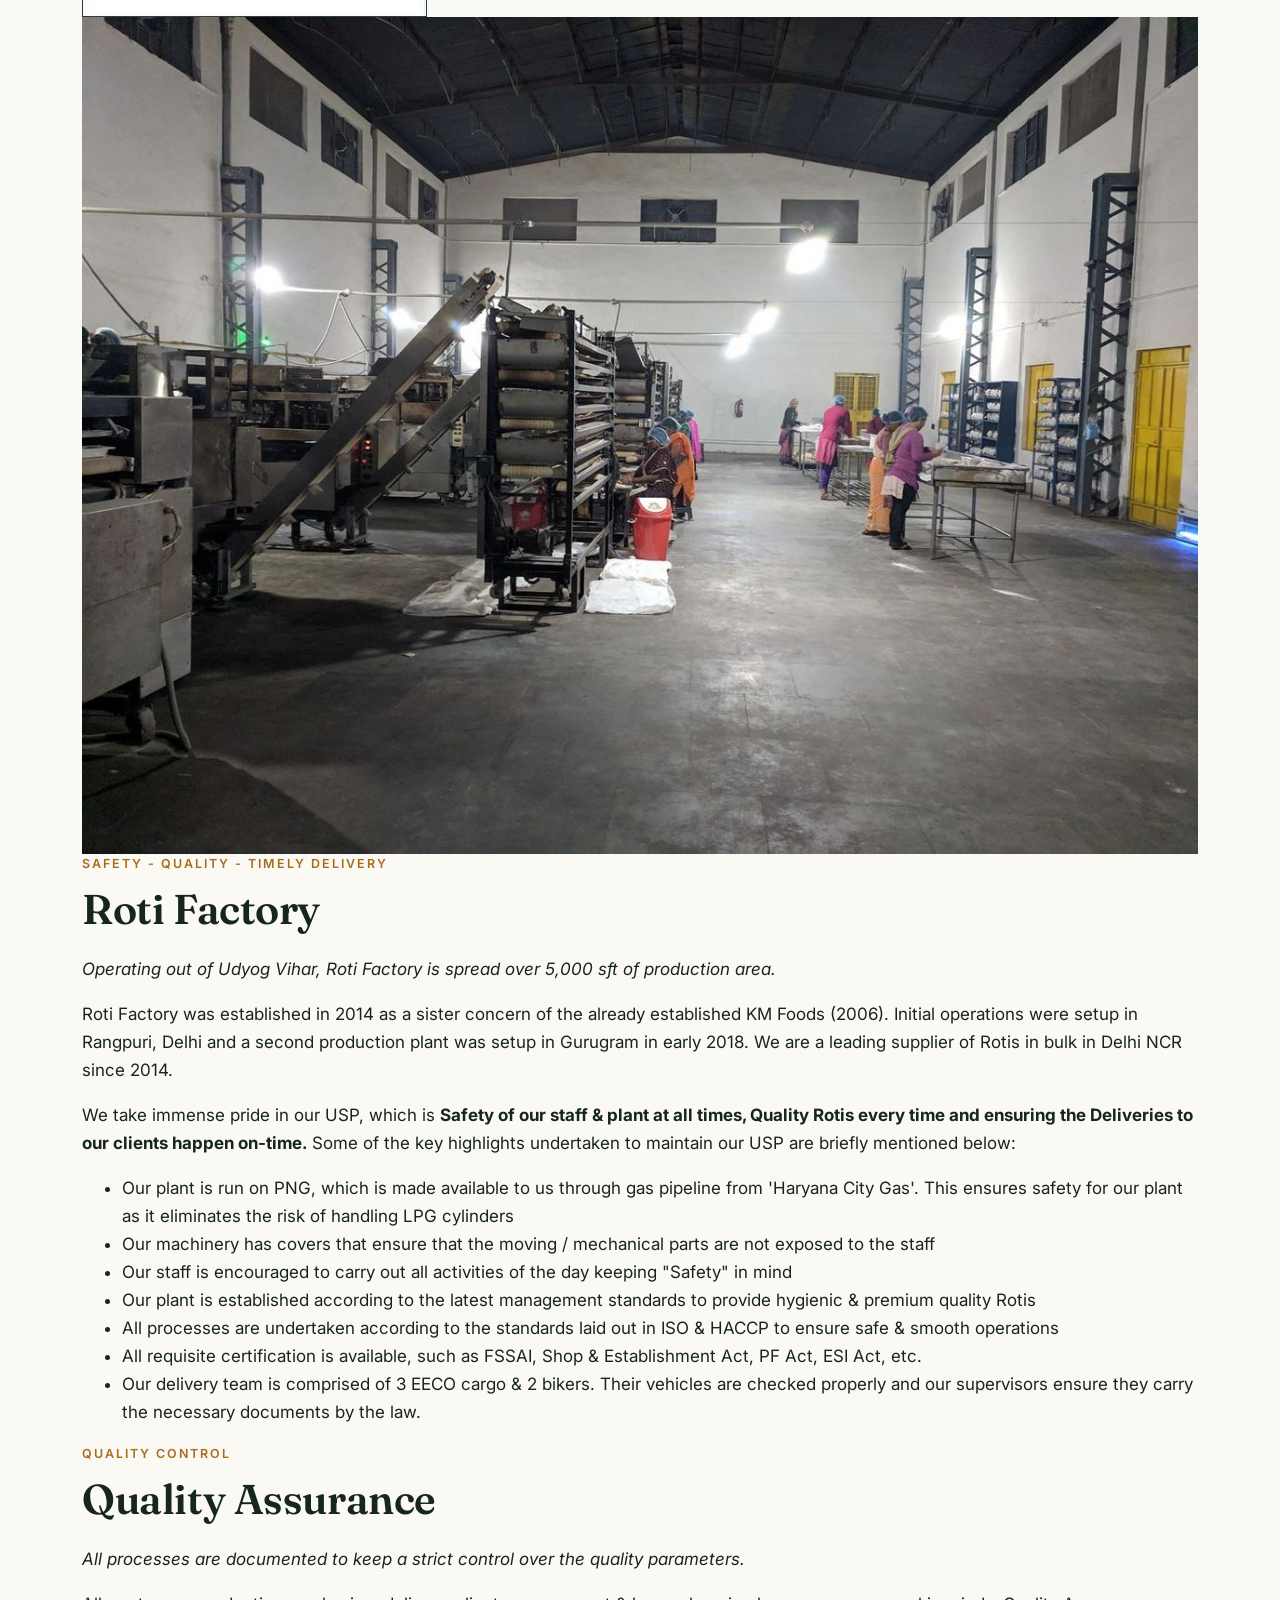
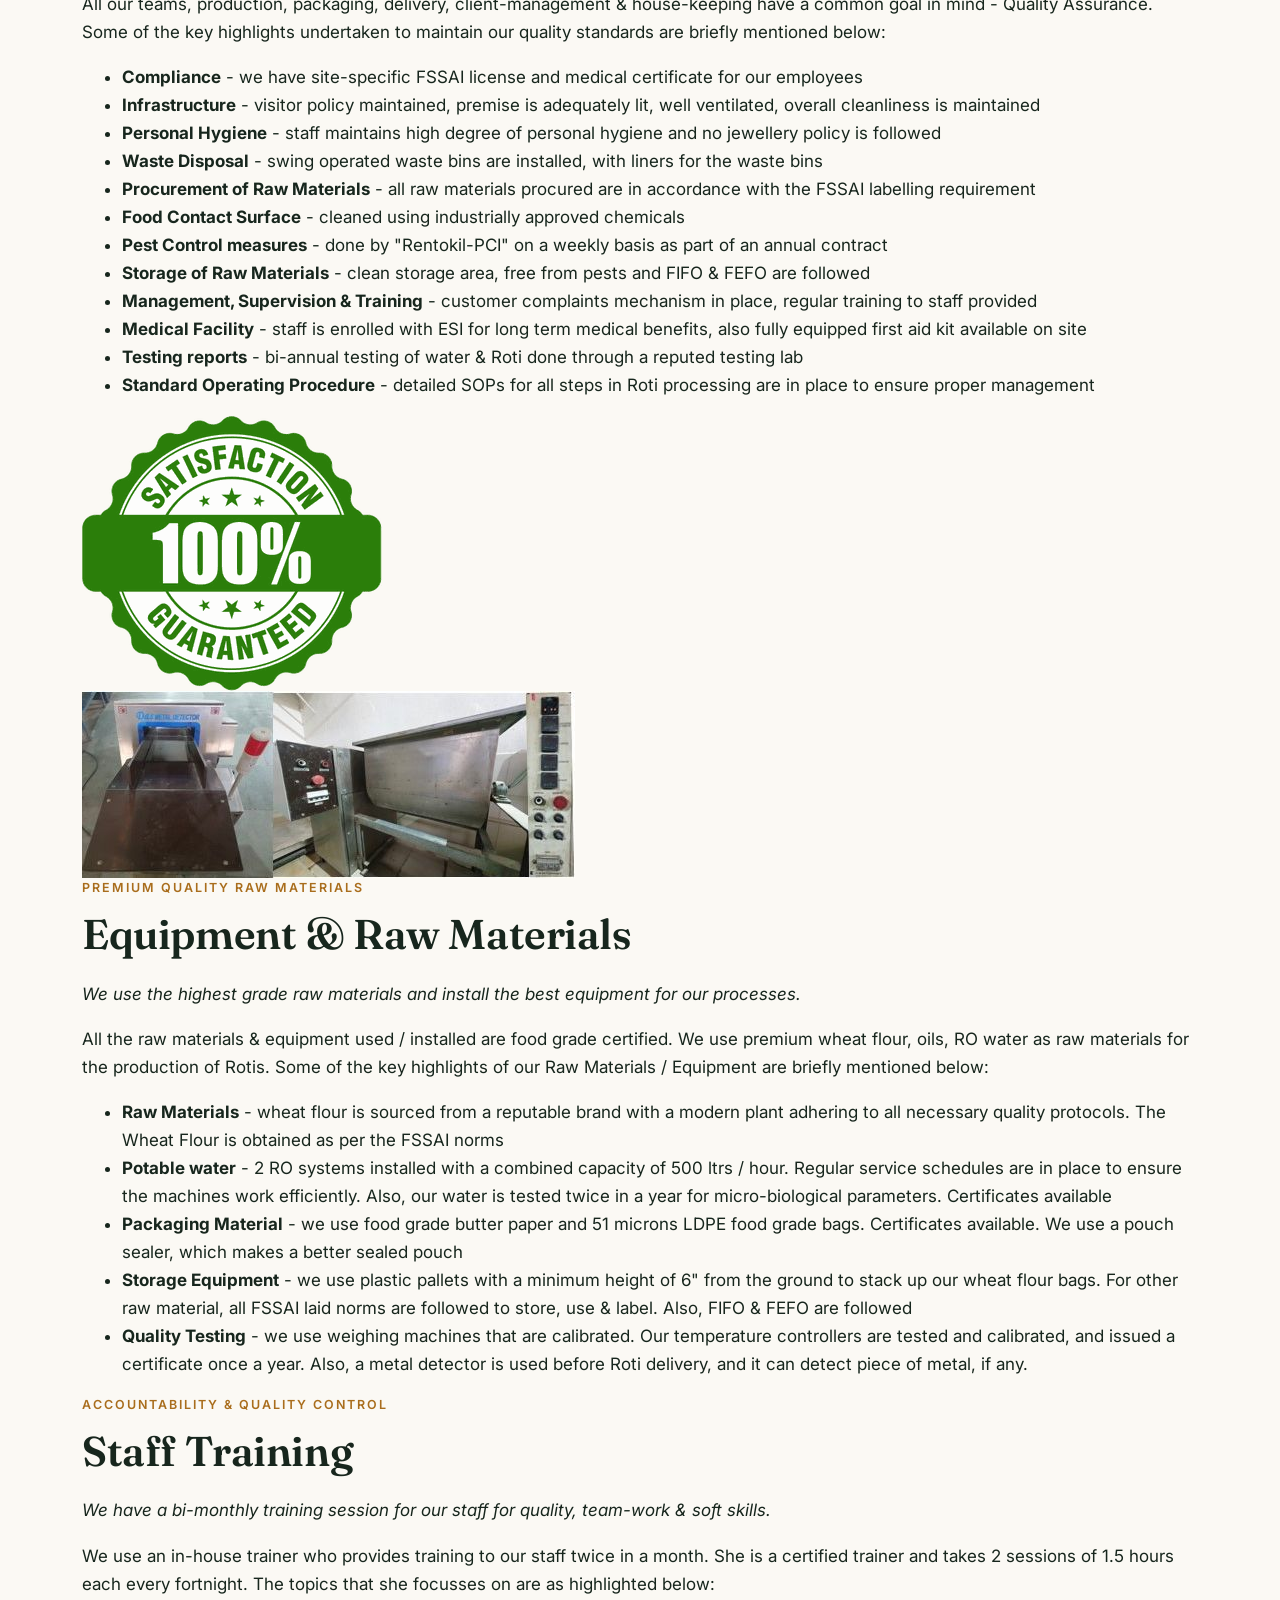
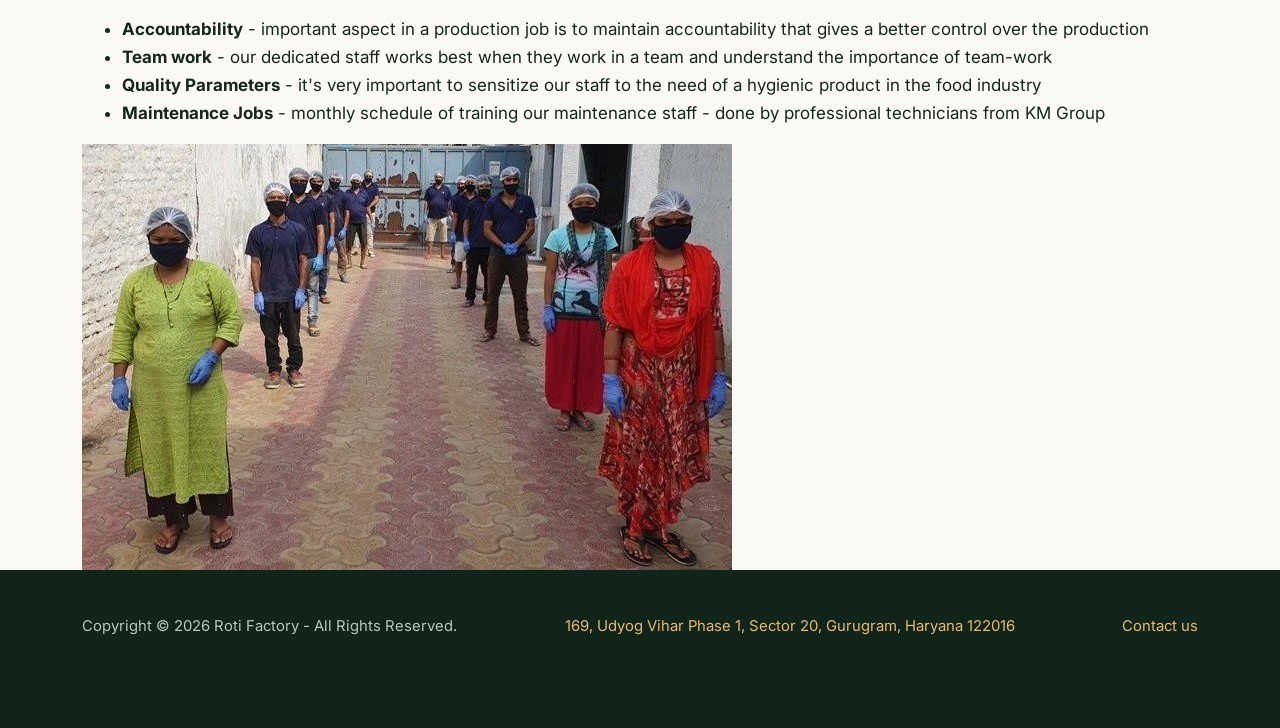
<file: quality-protocols.html>
<!doctype html>
<html lang="en-IN">
<head>
<meta charset="utf-8">
<meta name="viewport" content="width=device-width, initial-scale=1">
<title>Quality Protocols - Roti Factory | Roti Supplier, Chapati Supplier</title>
<meta name="description" content="Premier Roti supplier to catering, corporate, hotels, hospitals">
<meta name="theme-color" content="#f2eedf">
<meta name="google-site-verification" content="p2x0LcrmNkjq-Ou--6rIGGnB3i4dapjcu4SXZLHtZ24">
<meta property="og:type" content="website">
<meta property="og:site_name" content="Roti Factory">
<meta property="og:title" content="Quality Protocols - Roti Factory">
<meta property="og:description" content="Premier Roti supplier to catering, corporate, hotels, hospitals">
<meta property="og:url" content="https://www.rotifactory.in/quality-protocols.html">
<meta property="og:image" content="https://www.rotifactory.in/img/hero.jpg">
<link rel="preconnect" href="https://fonts.googleapis.com">
<link rel="preconnect" href="https://fonts.gstatic.com" crossorigin>
<link href="https://fonts.googleapis.com/css2?family=Fraunces:wght@600;700&family=Inter:wght@400;500;600&display=swap" rel="stylesheet">
<link rel="stylesheet" href="style.css?v=12">
</head>
<body>
<header class="site-header">
  <div class="wrap">
    <a class="brand" href="index.html"><img src="img/logo.png" alt="Roti Factory" width="460" height="307"></a>
    <button class="menu-btn" aria-label="Menu" aria-expanded="false">Menu</button>
    <nav>
      <ul>
        <li><a href="index.html">Home</a></li>
        <li><a href="products.html">Products</a></li>
        <li><a href="quality-protocols.html" aria-current="page">Quality Protocols</a></li>
        <li><a href="contact-us.html">Contact Us</a></li>
      </ul>
    </nav>
  </div>
</header>

<main>
  <div class="hero small">
    <div class="wrap">
      <div class="eyebrow" style="color:#f3d9ae">Good Manufacturing Practices</div>
      <h1>Everyone loves to eat Rotis when someone else makes them</h1>
      <div class="toc">
        <a href="#technology">Patented Roti Making Machines</a>
        <a href="#safety">Clean &amp; hygienic Plant</a>
        <a href="#quality-control">Quality Control</a>
        <a href="#raw-materials">Equipment &amp; Raw Materials</a>
        <a href="#staff-training">Staff Training</a>
      </div>
    </div>
  </div>

  <div class="wrap">

    <div class="block" id="technology">
      <div class="split">
        <div>
          <div class="eyebrow">In-house Technology</div>
          <h2>Roti Making Machine</h2>
          <p><em>We are basically engineers by profession, so we design our own automation for RF.</em></p>
          <p>Roti Factory is part of the umbrella brand of KM Group, which have offices located in Delhi, Rajasthan &amp; Uttarakhand. We have installed Roti making machines manufactured by the KM Group. Our machines are designed and developed under numerous patents in India. Our machines are manufactured with high quality Food Grade materials such as Stainless Steel, Aluminium &amp; PTFE (Teflon). The machines are an integral part of our family of KM Group, hence we have a robust and strict control over quality &amp; performance of the same. We ensure our maintenance team knows the job well and are employed on a regular basis to ensure zero breakdown for our production unit.</p>
          <h4>Few Critical Points</h4>
          <ul>
            <li>Machine parts that come in contact with Rotis are made up of food grade stainless steel, aluminium or teflon. Also, we ensure that these parts are replaced before the end of the lifespan in order to not affect the quality of our Rotis</li>
            <li>All the electrical components installed on the machines are standard &amp; provided by reputable companies in India</li>
            <li>Hydraulic systems, motors, temperature controller, etc are all sourced from reputable brands such as Bosch, Bonfiglioli, Selec, etc.</li>
            <li>Use PNG for heating &amp; temperature is automatically maintained to provide consistent quality of Rotis</li>
          </ul>
          <p>For more queries / questions, please visit <a href="http://www.chapatiqueen.com" rel="noopener">www.chapatiqueen.com</a> to see our latest models of kitchen equipments.</p>
        </div>
        <div class="photo"><img src="img/machine.jpg" alt="Roti making machine" loading="lazy"></div>
      </div>
    </div>

    <div class="block" id="safety">
      <div class="split">
        <div class="photo"><img src="img/plant.jpg" alt="Roti Factory production area" loading="lazy"></div>
        <div>
          <div class="eyebrow">Safety - Quality - Timely Delivery</div>
          <h2>Roti Factory</h2>
          <p><em>Operating out of Udyog Vihar, Roti Factory is spread over 5,000 sft of production area.</em></p>
          <p>Roti Factory was established in 2014 as a sister concern of the already established KM Foods (2006). Initial operations were setup in Rangpuri, Delhi and a second production plant was setup in Gurugram in early 2018. We are a leading supplier of Rotis in bulk in Delhi NCR since 2014.</p>
          <p>We take immense pride in our USP, which is <strong>Safety of our staff &amp; plant at all times, Quality Rotis every time and ensuring the Deliveries to our clients happen on-time.</strong> Some of the key highlights undertaken to maintain our USP are briefly mentioned below:</p>
          <ul>
            <li>Our plant is run on PNG, which is made available to us through gas pipeline from 'Haryana City Gas'. This ensures safety for our plant as it eliminates the risk of handling LPG cylinders</li>
            <li>Our machinery has covers that ensure that the moving / mechanical parts are not exposed to the staff</li>
            <li>Our staff is encouraged to carry out all activities of the day keeping "Safety" in mind</li>
            <li>Our plant is established according to the latest management standards to provide hygienic &amp; premium quality Rotis</li>
            <li>All processes are undertaken according to the standards laid out in ISO &amp; HACCP to ensure safe &amp; smooth operations</li>
            <li>All requisite certification is available, such as FSSAI, Shop &amp; Establishment Act, PF Act, ESI Act, etc.</li>
            <li>Our delivery team is comprised of 3 EECO cargo &amp; 2 bikers. Their vehicles are checked properly and our supervisors ensure they carry the necessary documents by the law.</li>
          </ul>
        </div>
      </div>
    </div>

    <div class="block" id="quality-control">
      <div class="split">
        <div>
          <div class="eyebrow">Quality Control</div>
          <h2>Quality Assurance</h2>
          <p><em>All processes are documented to keep a strict control over the quality parameters.</em></p>
          <p>All our teams, production, packaging, delivery, client-management &amp; house-keeping have a common goal in mind - Quality Assurance. Some of the key highlights undertaken to maintain our quality standards are briefly mentioned below:</p>
          <ul>
            <li><strong>Compliance</strong> - we have site-specific FSSAI license and medical certificate for our employees</li>
            <li><strong>Infrastructure</strong> - visitor policy maintained, premise is adequately lit, well ventilated, overall cleanliness is maintained</li>
            <li><strong>Personal Hygiene</strong> - staff maintains high degree of personal hygiene and no jewellery policy is followed</li>
            <li><strong>Waste Disposal</strong> - swing operated waste bins are installed, with liners for the waste bins</li>
            <li><strong>Procurement of Raw Materials</strong> - all raw materials procured are in accordance with the FSSAI labelling requirement</li>
            <li><strong>Food Contact Surface</strong> - cleaned using industrially approved chemicals</li>
            <li><strong>Pest Control measures</strong> - done by "Rentokil-PCI" on a weekly basis as part of an annual contract</li>
            <li><strong>Storage of Raw Materials</strong> - clean storage area, free from pests and FIFO &amp; FEFO are followed</li>
            <li><strong>Management, Supervision &amp; Training</strong> - customer complaints mechanism in place, regular training to staff provided</li>
            <li><strong>Medical Facility</strong> - staff is enrolled with ESI for long term medical benefits, also fully equipped first aid kit available on site</li>
            <li><strong>Testing reports</strong> - bi-annual testing of water &amp; Roti done through a reputed testing lab</li>
            <li><strong>Standard Operating Procedure</strong> - detailed SOPs for all steps in Roti processing are in place to ensure proper management</li>
          </ul>
        </div>
        <div class="photo seal"><img src="img/satisfaction-badge.png" alt="100% Satisfaction Guaranteed" loading="lazy"></div>
      </div>
    </div>

    <div class="block" id="raw-materials">
      <div class="split">
        <div class="photo"><img src="img/equipment.jpg" alt="Equipment and raw materials" loading="lazy"></div>
        <div>
          <div class="eyebrow">Premium Quality Raw Materials</div>
          <h2>Equipment &amp; Raw Materials</h2>
          <p><em>We use the highest grade raw materials and install the best equipment for our processes.</em></p>
          <p>All the raw materials &amp; equipment used / installed are food grade certified. We use premium wheat flour, oils, RO water as raw materials for the production of Rotis. Some of the key highlights of our Raw Materials / Equipment are briefly mentioned below:</p>
          <ul>
            <li><strong>Raw Materials</strong> - wheat flour is sourced from a reputable brand with a modern plant adhering to all necessary quality protocols. The Wheat Flour is obtained as per the FSSAI norms</li>
            <li><strong>Potable water</strong> - 2 RO systems installed with a combined capacity of 500 ltrs / hour. Regular service schedules are in place to ensure the machines work efficiently. Also, our water is tested twice in a year for micro-biological parameters. Certificates available</li>
            <li><strong>Packaging Material</strong> - we use food grade butter paper and 51 microns LDPE food grade bags. Certificates available. We use a pouch sealer, which makes a better sealed pouch</li>
            <li><strong>Storage Equipment</strong> - we use plastic pallets with a minimum height of 6" from the ground to stack up our wheat flour bags. For other raw material, all FSSAI laid norms are followed to store, use &amp; label. Also, FIFO &amp; FEFO are followed</li>
            <li><strong>Quality Testing</strong> - we use weighing machines that are calibrated. Our temperature controllers are tested and calibrated, and issued a certificate once a year. Also, a metal detector is used before Roti delivery, and it can detect piece of metal, if any.</li>
          </ul>
        </div>
      </div>
    </div>

    <div class="block" id="staff-training">
      <div class="split">
        <div>
          <div class="eyebrow">Accountability &amp; Quality Control</div>
          <h2>Staff Training</h2>
          <p><em>We have a bi-monthly training session for our staff for quality, team-work &amp; soft skills.</em></p>
          <p>We use an in-house trainer who provides training to our staff twice in a month. She is a certified trainer and takes 2 sessions of 1.5 hours each every fortnight. The topics that she focusses on are as highlighted below:</p>
          <ul>
            <li><strong>Accountability</strong> - important aspect in a production job is to maintain accountability that gives a better control over the production</li>
            <li><strong>Team work</strong> - our dedicated staff works best when they work in a team and understand the importance of team-work</li>
            <li><strong>Quality Parameters</strong> - it's very important to sensitize our staff to the need of a hygienic product in the food industry</li>
            <li><strong>Maintenance Jobs</strong> - monthly schedule of training our maintenance staff - done by professional technicians from KM Group</li>
          </ul>
        </div>
        <div class="photo"><img src="img/staff-training.jpg" alt="Staff training session" loading="lazy"></div>
      </div>
    </div>

  </div>
</main>

<footer class="site-footer">
  <div class="wrap">
    <div>Copyright &copy; 2026 Roti Factory - All Rights Reserved.</div>
    <div><a href="https://share.google/IOlHJ1TjLToH0IFwC" rel="noopener" title="View on Google Maps">169, Udyog Vihar Phase 1, Sector 20, Gurugram, Haryana 122016</a></div>
    <div><a href="contact-us.html">Contact us</a></div>
  </div>
</footer>
<script src="script.js?v=5"></script>
</body>
</html>
</file>
<file: style.css>
:root{
  --ink:#17261d;
  --ink-2:#3c4a40;
  --muted:#667267;
  --paper:#fbf9f4;
  --cream:#f3eddc;
  --line:#e4dcc8;
  --green:#1f4a33;
  --green-2:#2d6a49;
  --wheat:#c9862b;
  --wheat-2:#a96d1c;
  --white:#fff;
  --r:16px;
  --max:1160px;
}
*{box-sizing:border-box}
html{scroll-behavior:smooth;scroll-padding-top:84px}
body{margin:0;background:var(--paper);color:var(--ink);font:400 17px/1.65 "Inter",system-ui,-apple-system,"Segoe UI",Roboto,sans-serif;-webkit-font-smoothing:antialiased}
img{max-width:100%;display:block}
a{color:var(--green-2)}
h1,h2,h3,h4{font-family:"Fraunces",Georgia,serif;color:var(--ink);line-height:1.15;margin:0 0 .5em;font-weight:600;letter-spacing:-.01em}
h1{font-size:clamp(2.3rem,5.2vw,4rem)}
h2{font-size:clamp(1.8rem,3.4vw,2.6rem)}
h3{font-size:1.25rem}
p{margin:0 0 1em}
.wrap{max-width:var(--max);margin:0 auto;padding:0 22px}
.eyebrow{font-size:.78rem;font-weight:600;letter-spacing:.16em;text-transform:uppercase;color:var(--wheat-2);margin-bottom:12px}
.lede{font-size:1.15rem;color:var(--ink-2);max-width:680px}
section{padding:88px 0}
.alt{background:var(--cream)}
.dark{background:var(--green);color:#e9efe9}
.dark h2,.dark h3{color:#fff}
.dark .eyebrow{color:#e8b96f}
.head{margin-bottom:44px}

/* buttons */
.btn{display:inline-flex;align-items:center;gap:8px;background:var(--wheat);color:#fff;text-decoration:none;font-weight:600;font-size:1rem;padding:14px 26px;border-radius:999px;border:2px solid var(--wheat);cursor:pointer;font-family:inherit;transition:background .15s,border-color .15s}
.btn:hover{background:var(--wheat-2);border-color:var(--wheat-2)}
.btn.line{background:transparent;color:#fff;border-color:rgba(255,255,255,.55)}
.btn.line:hover{background:rgba(255,255,255,.12);border-color:#fff}
.btn.dk{background:var(--green);border-color:var(--green)}
.btn.dk:hover{background:var(--green-2);border-color:var(--green-2)}
.btn.sm{padding:9px 20px;font-size:.93rem}

/* nav */
.nav{position:sticky;top:0;z-index:50;background:var(--paper);border-bottom:1px solid var(--line)}
.nav .wrap{display:flex;align-items:center;justify-content:space-between;height:72px}
.brand img{height:46px;width:auto}
.nav ul{list-style:none;display:flex;align-items:center;gap:30px;margin:0;padding:0}
.nav a.l{color:var(--ink);text-decoration:none;font-weight:500;font-size:.96rem}
.nav a.l:hover{color:var(--wheat-2)}
.menu-btn{display:none;background:none;border:1px solid var(--line);border-radius:10px;padding:8px 13px;font:inherit;color:var(--ink);cursor:pointer}
@media(max-width:900px){
  .menu-btn{display:block}
  .nav nav{position:absolute;left:0;right:0;top:72px;background:var(--paper);border-bottom:1px solid var(--line);display:none}
  .nav nav.open{display:block}
  .nav ul{flex-direction:column;align-items:stretch;gap:0;padding:6px 22px 18px}
  .nav a.l{display:block;padding:13px 0;border-bottom:1px solid var(--line)}
  .nav li:last-child{padding-top:14px}
}

/* hero */
.hero{background:var(--green);color:#e9efe9;padding:0;position:relative;overflow:hidden}
.hero .wrap{display:grid;grid-template-columns:1.05fr .95fr;gap:56px;align-items:center;padding-top:72px;padding-bottom:72px}
.hero h1{color:#fff;margin-bottom:.4em}
.hero .sub{font-size:1.2rem;max-width:560px;color:#d3ddd4}
.hero .quote{font-family:"Fraunces",Georgia,serif;font-style:italic;color:#e8b96f;font-size:1.1rem;margin:26px 0 0}
.cta{display:flex;flex-wrap:wrap;gap:14px;margin-top:30px}
.hero .shots{position:relative}
.hero .main{border-radius:22px;overflow:hidden;aspect-ratio:4/5;background:#143222}
.hero .main img{width:100%;height:100%;object-fit:cover}
.hero .float{position:absolute;left:-34px;bottom:-26px;width:46%;border-radius:16px;overflow:hidden;border:5px solid var(--green);aspect-ratio:4/3}
.hero .float img{width:100%;height:100%;object-fit:cover}
@media(max-width:900px){
  .hero .wrap{grid-template-columns:1fr;gap:40px;padding-top:48px}
  .hero .main{aspect-ratio:16/11}
  .hero .float{left:auto;right:14px;bottom:-22px;width:40%}
}

/* proof bar */
.proof{background:var(--white);border-bottom:1px solid var(--line);padding:0}
.proof .wrap{display:grid;grid-template-columns:repeat(4,1fr)}
.proof .it{padding:30px 22px;border-left:1px solid var(--line)}
.proof .it:first-child{border-left:0;padding-left:0}
.proof b{display:block;font-family:"Fraunces",Georgia,serif;font-size:2rem;color:var(--green);line-height:1.1}
.proof span{font-size:.9rem;color:var(--muted)}
@media(max-width:760px){
  .proof .wrap{grid-template-columns:1fr 1fr}
  .proof .it{padding:22px 14px}
  .proof .it:nth-child(odd){border-left:0;padding-left:0}
  .proof .it:nth-child(n+3){border-top:1px solid var(--line)}
}

/* logos */
.logos{display:grid;grid-template-columns:repeat(6,1fr);gap:14px}
.logos .lg{background:var(--white);border:1px solid var(--line);border-radius:12px;height:92px;display:grid;place-items:center;padding:14px}
.logos img{max-height:54px;max-width:100%;width:auto;object-fit:contain;filter:grayscale(1);opacity:.78;transition:filter .2s,opacity .2s}
.logos .lg:hover img{filter:none;opacity:1}
@media(max-width:900px){.logos{grid-template-columns:repeat(4,1fr)}}
@media(max-width:560px){.logos{grid-template-columns:repeat(3,1fr);gap:10px}.logos .lg{height:76px;padding:10px}.logos img{max-height:42px}}

/* segments */
.grid{display:grid;gap:22px}
.g4{grid-template-columns:repeat(4,1fr)}
.g3{grid-template-columns:repeat(3,1fr)}
.g2{grid-template-columns:repeat(2,1fr)}
@media(max-width:960px){.g4{grid-template-columns:1fr 1fr}.g3{grid-template-columns:1fr 1fr}}
@media(max-width:620px){.g4,.g3,.g2{grid-template-columns:1fr}}
.card{background:var(--white);border:1px solid var(--line);border-radius:var(--r);padding:26px}
.alt .card{background:var(--paper)}
.seg h3{margin-bottom:.35em}
.seg p{color:var(--muted);font-size:.97rem;margin:0}
.seg .tag{display:block;font-size:.82rem;font-weight:600;color:var(--wheat-2);margin-top:14px}

/* products */
.prod{display:flex;flex-direction:column;gap:6px}
.prod .for{font-size:.75rem;font-weight:700;letter-spacing:.14em;text-transform:uppercase;color:var(--wheat-2)}
.prod p{color:var(--ink-2);font-size:.98rem;margin:0 0 8px}
.chips{display:flex;flex-wrap:wrap;gap:8px;margin-top:auto;padding-top:8px}
.chips span{background:var(--cream);border-radius:999px;padding:4px 12px;font-size:.82rem;font-weight:500;color:var(--ink-2)}
.info h3{font-size:1.05rem;color:var(--green)}
.info ul{margin:0;padding-left:1.1em;color:var(--ink-2);font-size:.96rem}
.info li{margin-bottom:.5em}
.photo-row{display:grid;grid-template-columns:1.2fr .8fr;gap:22px;margin-top:22px}
.photo-row .ph{border-radius:var(--r);overflow:hidden;min-height:260px;background:var(--cream)}
.photo-row img{width:100%;height:100%;object-fit:cover}
@media(max-width:760px){.photo-row{grid-template-columns:1fr}.photo-row .ph{min-height:200px}}

/* process */
.steps{display:grid;grid-template-columns:repeat(5,1fr);gap:0;counter-reset:s}
.step{padding:0 22px 0 0;position:relative}
.step::before{counter-increment:s;content:"0" counter(s);display:block;font-family:"Fraunces",Georgia,serif;font-size:2.4rem;color:#e8b96f;line-height:1;margin-bottom:12px}
.step::after{content:"";position:absolute;top:20px;left:62px;right:14px;border-top:1px dashed rgba(255,255,255,.3)}
.step:last-child::after{display:none}
.step h3{font-size:1.1rem;margin-bottom:.3em}
.step p{font-size:.92rem;color:#c5d3c7;margin:0}
@media(max-width:900px){
  .steps{grid-template-columns:1fr 1fr;gap:30px 20px}
  .step::after{display:none}
}
@media(max-width:520px){.steps{grid-template-columns:1fr}}

/* quality */
.tile{display:flex;gap:14px;align-items:flex-start}
.tile svg{flex:none;width:26px;height:26px;margin-top:2px;stroke:var(--green-2);fill:none;stroke-width:2.2;stroke-linecap:round;stroke-linejoin:round}
.tile h3{font-size:1.05rem;margin-bottom:.25em}
.tile p{margin:0;color:var(--muted);font-size:.94rem}
details.more{margin-top:34px;border:1px solid var(--line);border-radius:var(--r);background:var(--white)}
details.more summary{cursor:pointer;list-style:none;padding:20px 26px;font-weight:600;display:flex;justify-content:space-between;align-items:center;color:var(--green)}
details.more summary::-webkit-details-marker{display:none}
details.more summary::after{content:"+";font-size:1.5rem;line-height:1;color:var(--wheat-2)}
details.more[open] summary::after{content:"–"}
details.more .body{padding:4px 26px 26px;display:grid;grid-template-columns:1fr 1fr;gap:30px}
details.more h4{font-family:"Inter",sans-serif;font-size:.8rem;letter-spacing:.12em;text-transform:uppercase;color:var(--wheat-2);margin:18px 0 8px}
details.more ul{margin:0;padding-left:1.1em;font-size:.95rem;color:var(--ink-2)}
details.more li{margin-bottom:.5em}
@media(max-width:820px){details.more .body{grid-template-columns:1fr;gap:0}}

/* technology */
.tech{display:grid;grid-template-columns:1.1fr .9fr;gap:48px;align-items:center}
.tech .ph{border-radius:var(--r);overflow:hidden;aspect-ratio:4/3;background:var(--cream)}
.tech .ph img{width:100%;height:100%;object-fit:cover}
.tech ul{padding-left:1.1em;color:var(--ink-2)}
.tech li{margin-bottom:.6em}
@media(max-width:860px){.tech{grid-template-columns:1fr;gap:28px}}

/* team */
.person .av{width:50px;height:50px;border-radius:50%;background:var(--green);color:#fff;display:grid;place-items:center;font-family:"Fraunces",Georgia,serif;font-size:1.1rem;margin-bottom:14px}
.person .role{display:block;font-size:.82rem;color:var(--wheat-2);font-weight:600;margin-bottom:8px}
.person p{margin:0;color:var(--muted);font-size:.95rem}

/* contact */
.contact{display:grid;grid-template-columns:1.1fr .9fr;gap:36px;align-items:start}
@media(max-width:860px){.contact{grid-template-columns:1fr}}
form{display:grid;gap:16px}
.row2{display:grid;grid-template-columns:1fr 1fr;gap:16px}
@media(max-width:560px){.row2{grid-template-columns:1fr}}
label{font-weight:600;font-size:.9rem;display:grid;gap:6px}
input,select,textarea{font:inherit;font-weight:400;padding:12px 14px;border:1px solid var(--line);border-radius:10px;background:#fff;color:var(--ink);width:100%}
input:focus,select:focus,textarea:focus{outline:2px solid var(--wheat);outline-offset:1px}
textarea{min-height:110px;resize:vertical}
.hp{position:absolute;left:-9999px}
#form-status{font-weight:500;min-height:1.4em}
#form-status.ok{color:#1d7a3b}
#form-status.err{color:#b3261e}
.cinfo h3{font-size:1.05rem;margin-bottom:.3em;color:var(--green)}
.cinfo .card{margin-bottom:16px;padding:22px}
.cinfo p,.cinfo li{margin:0;font-size:.97rem}
.cinfo ul{list-style:none;padding:0;margin:0}
.cinfo li{margin-bottom:.3em}

/* footer */
footer{background:#10241a;color:#b9c7bc;padding:44px 0 90px;font-size:.93rem}
footer a{color:#e8b96f;text-decoration:none}
footer .wrap{display:flex;flex-wrap:wrap;gap:20px 40px;justify-content:space-between}
footer img{height:44px;width:auto;margin-bottom:10px;filter:brightness(0) invert(1);opacity:.9}

/* mobile action bar */
.bar{display:none}
@media(max-width:760px){
  .bar{display:grid;grid-template-columns:1fr 1fr 1fr;position:fixed;left:0;right:0;bottom:0;z-index:60;background:var(--paper);border-top:1px solid var(--line)}
  .bar a{padding:14px 6px;text-align:center;font-weight:600;font-size:.92rem;color:var(--green);text-decoration:none;border-left:1px solid var(--line)}
  .bar a:first-child{border-left:0}
  .bar a.q{background:var(--wheat);color:#fff}
  section{padding:64px 0}
}
</file>
